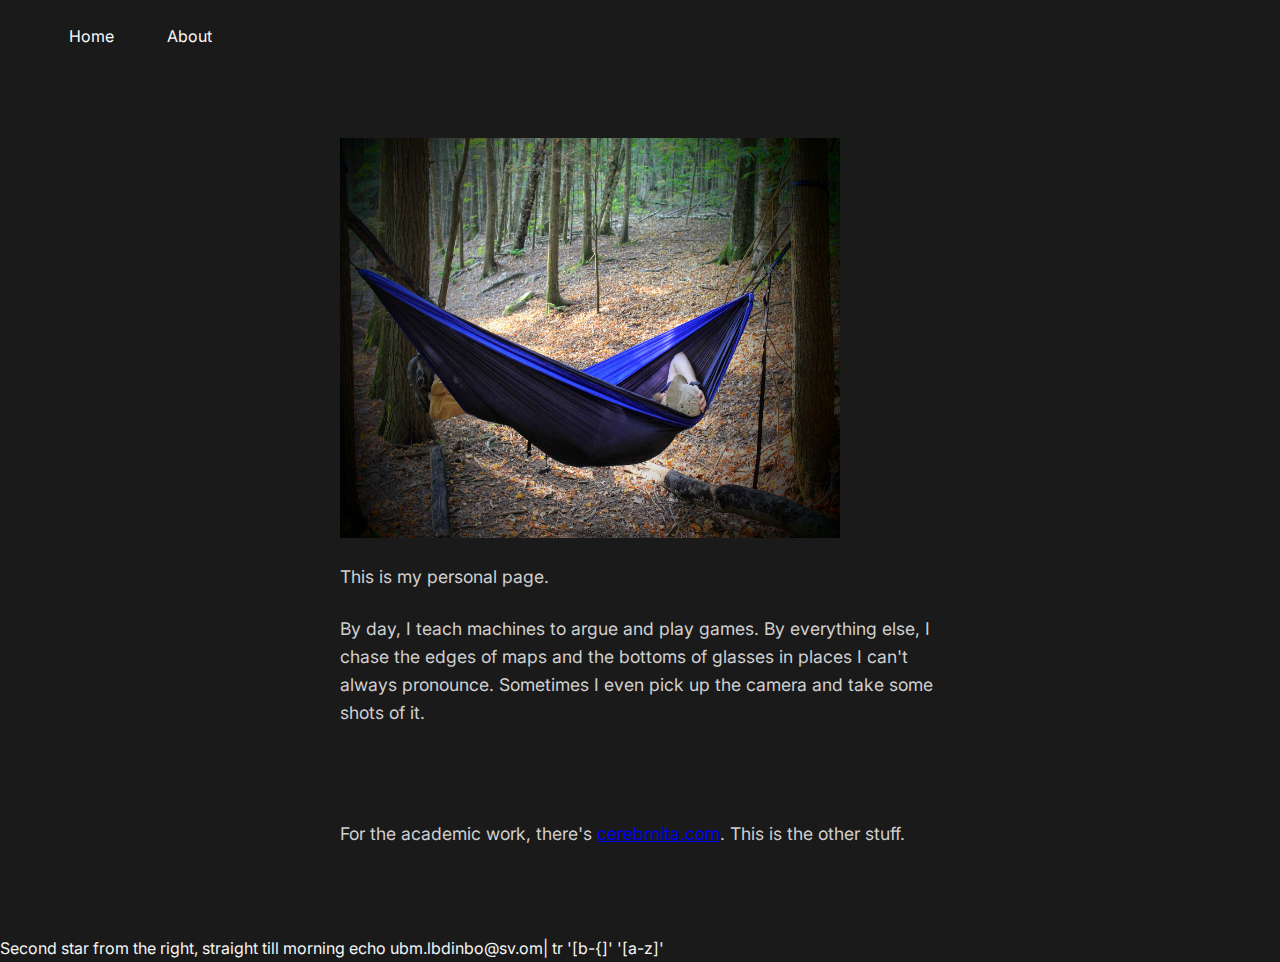
<file: index.html>
<!DOCTYPE html>
<html lang="en">

<head>
  <meta charset="UTF-8" />
  <meta name="viewport" content="width=device-width, initial-scale=1.0" />
  <title>Tal Kachman</title>
  <link rel="stylesheet" href="styles/style.css" />
  <link
    href="https://fonts.googleapis.com/css2?family=Cormorant+Garamond:ital,wght@0,300;0,400;0,500;1,300;1,400&family=Inter:wght@300;400&display=swap"
    rel="stylesheet">
</head>

<body>
  <div class="container">
    <header>
      <nav>
        <a href="index.html" class="active">Home</a>
        <a href="about.html">About</a>
      </nav>
    </header>

    <main class="landing">
      <div class="landing-content">
        <div class="profile-image">
          <img src="assets/photos/misc/profile1.JPG" alt="Tal Kachman" width="500" height="400>
        </div>
        <h1>Tal Kachman</h1>
        <div class=" divider">
        </div>
        <p class="intro">
          This is my personal page.
        </p>
        
        <p class="prose">
          By day, I teach machines to argue and play games. By everything else,
          I chase the edges of maps and the bottoms of glasses in places I can't always pronounce.
          Sometimes I even pick up the camera and take some shots of it.
        </p>


        <br></br>
          <p class="secondary">
            For the academic work, there's 
            <a href="https://www.cerebrnita.com">cerebrnita.com</a>.
            This is the other stuff.
          </p>
      </div>
    </main>

    <footer>
      <div class="footer-content">
        <span class="location">Second star from the right, straight till morning</span>
        <span class="contact">echo ubm.lbdinbo@sv.om| tr '[b-{]' '[a-z]'</span>
      </div>
    </footer>
  </div>
</body>

</html>
</file>
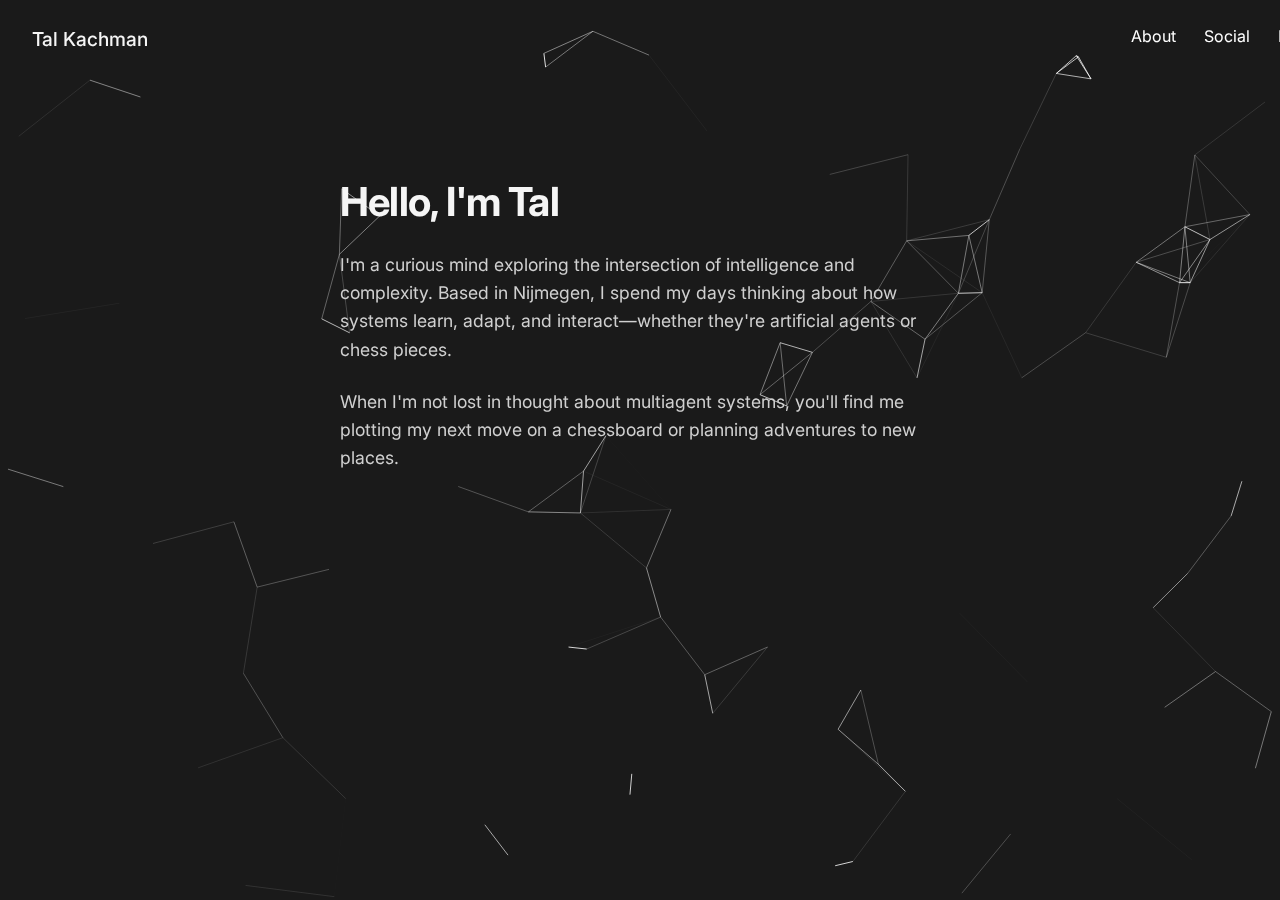
<file: my-personal-site-vibed/index.html>
<!DOCTYPE html>
<html lang="en">
<head>
  <meta charset="UTF-8" />
  <meta name="viewport" content="width=device-width, initial-scale=1.0" />
  <title>Tal Kachman</title>
  <link rel="stylesheet" href="styles/style.css" />
  <link href="https://fonts.googleapis.com/css2?family=Inter:wght@400;700&display=swap" rel="stylesheet">
</head>
<body>
  <canvas id="bg"></canvas>
  <header>
    <div class="name">Tal Kachman</div>
    <nav>
      <a href="index.html">About</a>
      <a href="social.html">Social</a>
      <!-- <a href="photos.html">Photos</a> -->
      <!-- <a href="travel.html">Travel</a> -->
      <a href="blog.html">Blog</a>
    </nav>
  </header>
  <main>
    <h1>Hello, I'm Tal</h1>
    <p>I'm a curious mind exploring the intersection of intelligence and complexity. Based in Nijmegen, I spend my days thinking about how systems learn, adapt, and interact—whether they're artificial agents or chess pieces.</p>
    <p>When I'm not lost in thought about multiagent systems, you'll find me plotting my next move on a chessboard or planning adventures to new places.</p>
  </main>
  <script src="scripts/network.js"></script>
</body>
</html>
</file>
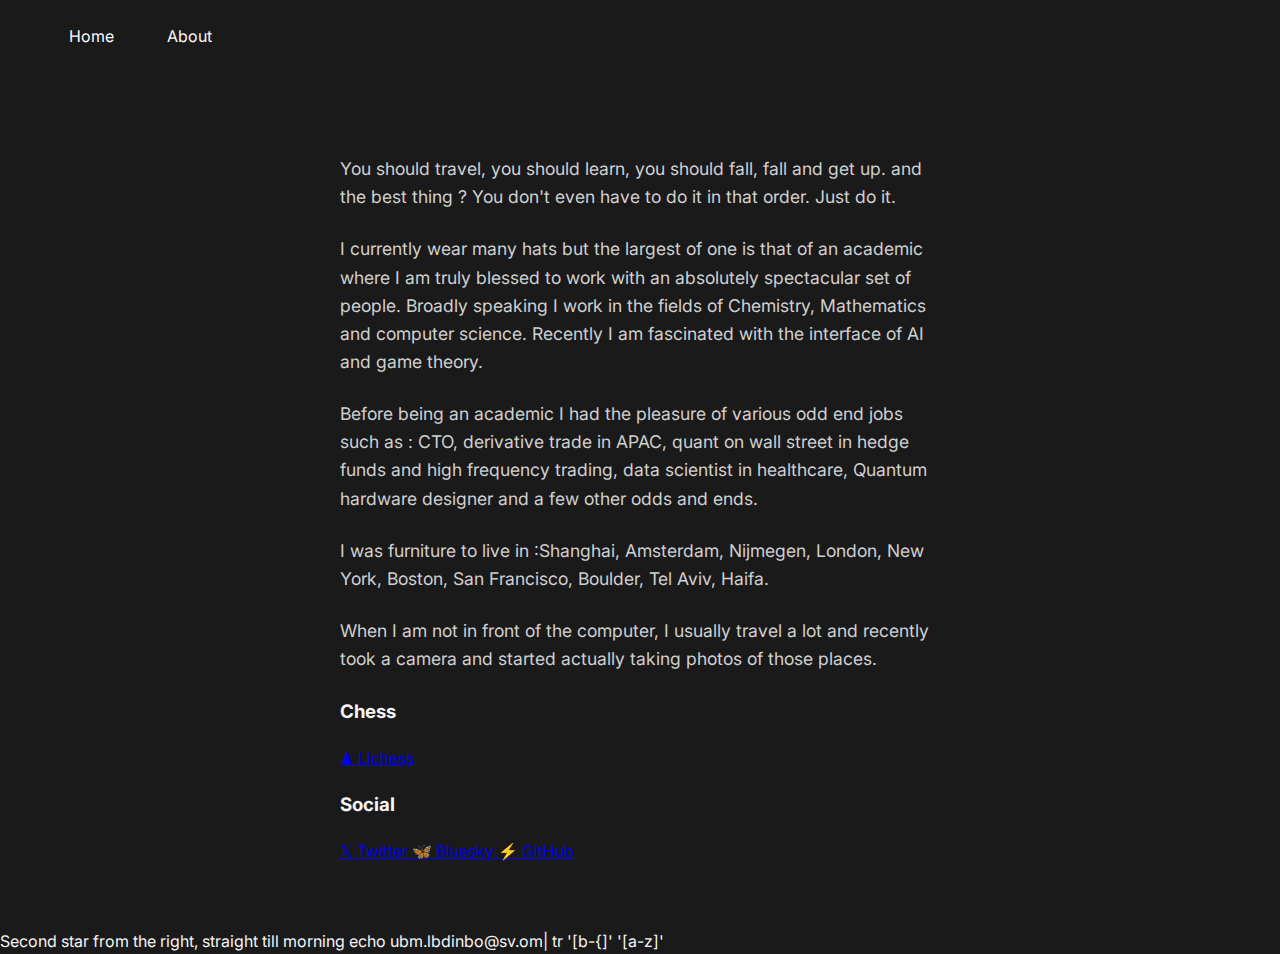
<file: about.html>
<!DOCTYPE html>
<html lang="en">

<head>
  <meta charset="UTF-8" />
  <meta name="viewport" content="width=device-width, initial-scale=1.0" />
  <title>About — Tal Kachman</title>
  <link rel="stylesheet" href="styles/style.css" />
  <link href="https://fonts.googleapis.com/css2?family=Cormorant+Garamond:ital,wght@0,300;0,400;0,500;1,300;1,400&family=Inter:wght@300;400&display=swap" rel="stylesheet">
</head>

<body>
  <div class="container">
    <header>
      <nav>
        <a href="index.html">Home</a>
        <a href="about.html" class="active">About</a>
      </nav>
    </header>

    <main>
      <!-- <h1>About</h1> -->
      <section class="about-content">
        <p>You should travel, you should learn, you should fall, fall and  get up.
          and the best thing ? You don't even have to do it in that order.
          Just do it.
        </p>
        <p>I currently wear many hats but the largest of one is that of an academic where I am truly blessed to work with an absolutely spectacular set of people. Broadly speaking I work in the fields of Chemistry, Mathematics and computer science. Recently I am fascinated with the interface of AI and game theory. 
</p>

        <p>Before being an academic I had the pleasure of various odd end jobs such as : CTO, derivative trade in APAC, quant on wall street in hedge funds and high frequency trading, data scientist in healthcare, Quantum hardware designer and a few other odds and ends.
</p>
        <p>I was furniture to live in :Shanghai, Amsterdam, Nijmegen, London, New York, Boston, San Francisco, Boulder, Tel Aviv, Haifa. 
</p>
<p>When I am not in front of the computer, I usually travel a lot and recently took a camera and started actually taking photos of those places.
</p>

        <div class="links-section">
          <h3>Chess</h3>
          <div class="link-items">
            <a href="https://lichess.org/@/Hawkins_entropy" target="_blank" rel="noopener noreferrer">
              <span class="link-icon">♟</span> Lichess
            </a>
          </div>
        </div>

        <div class="links-section">
          <h3>Social</h3>
          <div class="link-items">
            <a href="https://twitter.com/TalKachman" target="_blank" rel="noopener noreferrer">
              <span class="link-icon">𝕏</span> Twitter
            </a>
            <a href="https://bsky.app/profile/talkachman.bsky.social" target="_blank" rel="noopener noreferrer">
              <span class="link-icon">🦋</span> Bluesky
            </a>
            <a href="https://github.com/Talkachman" target="_blank" rel="noopener noreferrer">
              <span class="link-icon">⚡</span> GitHub
            </a>
          </div>
        </div>
      </section>
    </main>

    <footer>
      <div class="footer-content">
        <span class="location">Second star from the right, straight till morning</span>
        <span class="contact">echo ubm.lbdinbo@sv.om| tr '[b-{]' '[a-z]'</span>
      </div>
    </footer>
  </div>
</body>

</html>
</file>
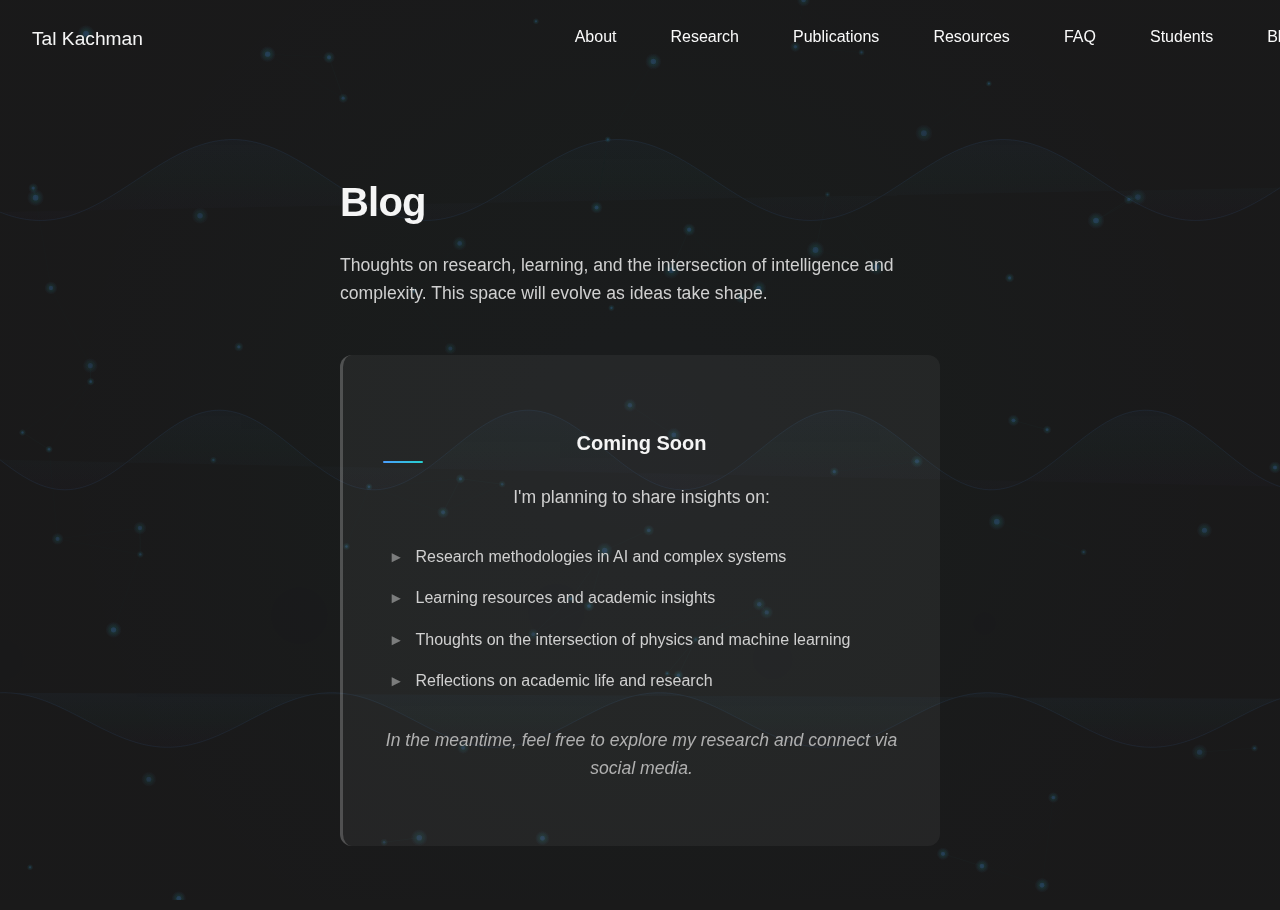
<file: blog.html>
<!DOCTYPE html>
<html>
<head>
  <title>Blog</title>
  <link rel="stylesheet" href="styles/style.css">
</head>
<body>
  <canvas id="bg"></canvas>
  <header>
    <div class="name">Tal Kachman</div>
    <nav>
      <a href="index.html">About</a>
      <a href="research.html">Research</a>
      <a href="publications.html">Publications</a>
      <a href="resources.html">Resources</a>
      <a href="faq.html">FAQ</a>
      <a href="prospective-students.html">Students</a>
      <!-- <a href="photos.html">Photos</a> -->
      <!-- <a href="travel.html">Travel</a> -->
      <a href="blog.html">Blog</a>
    </nav>
  </header>
  <main>
    <h1>Blog</h1>
    <p>Thoughts on research, learning, and the intersection of intelligence and complexity. This space will evolve as ideas take shape.</p>
    
    <div class="blog-placeholder">
      <div class="coming-soon">
        <h2>Coming Soon</h2>
        <p>I'm planning to share insights on:</p>
        <ul class="blog-topics">
          <li>Research methodologies in AI and complex systems</li>
          <li>Learning resources and academic insights</li>
          <li>Thoughts on the intersection of physics and machine learning</li>
          <li>Reflections on academic life and research</li>
        </ul>
        <p class="blog-note">In the meantime, feel free to explore my research and connect via social media.</p>
      </div>
    </div>
  </main>
  <script src="scripts/enhanced-bg.js"></script>
</body>
</html>
</file>
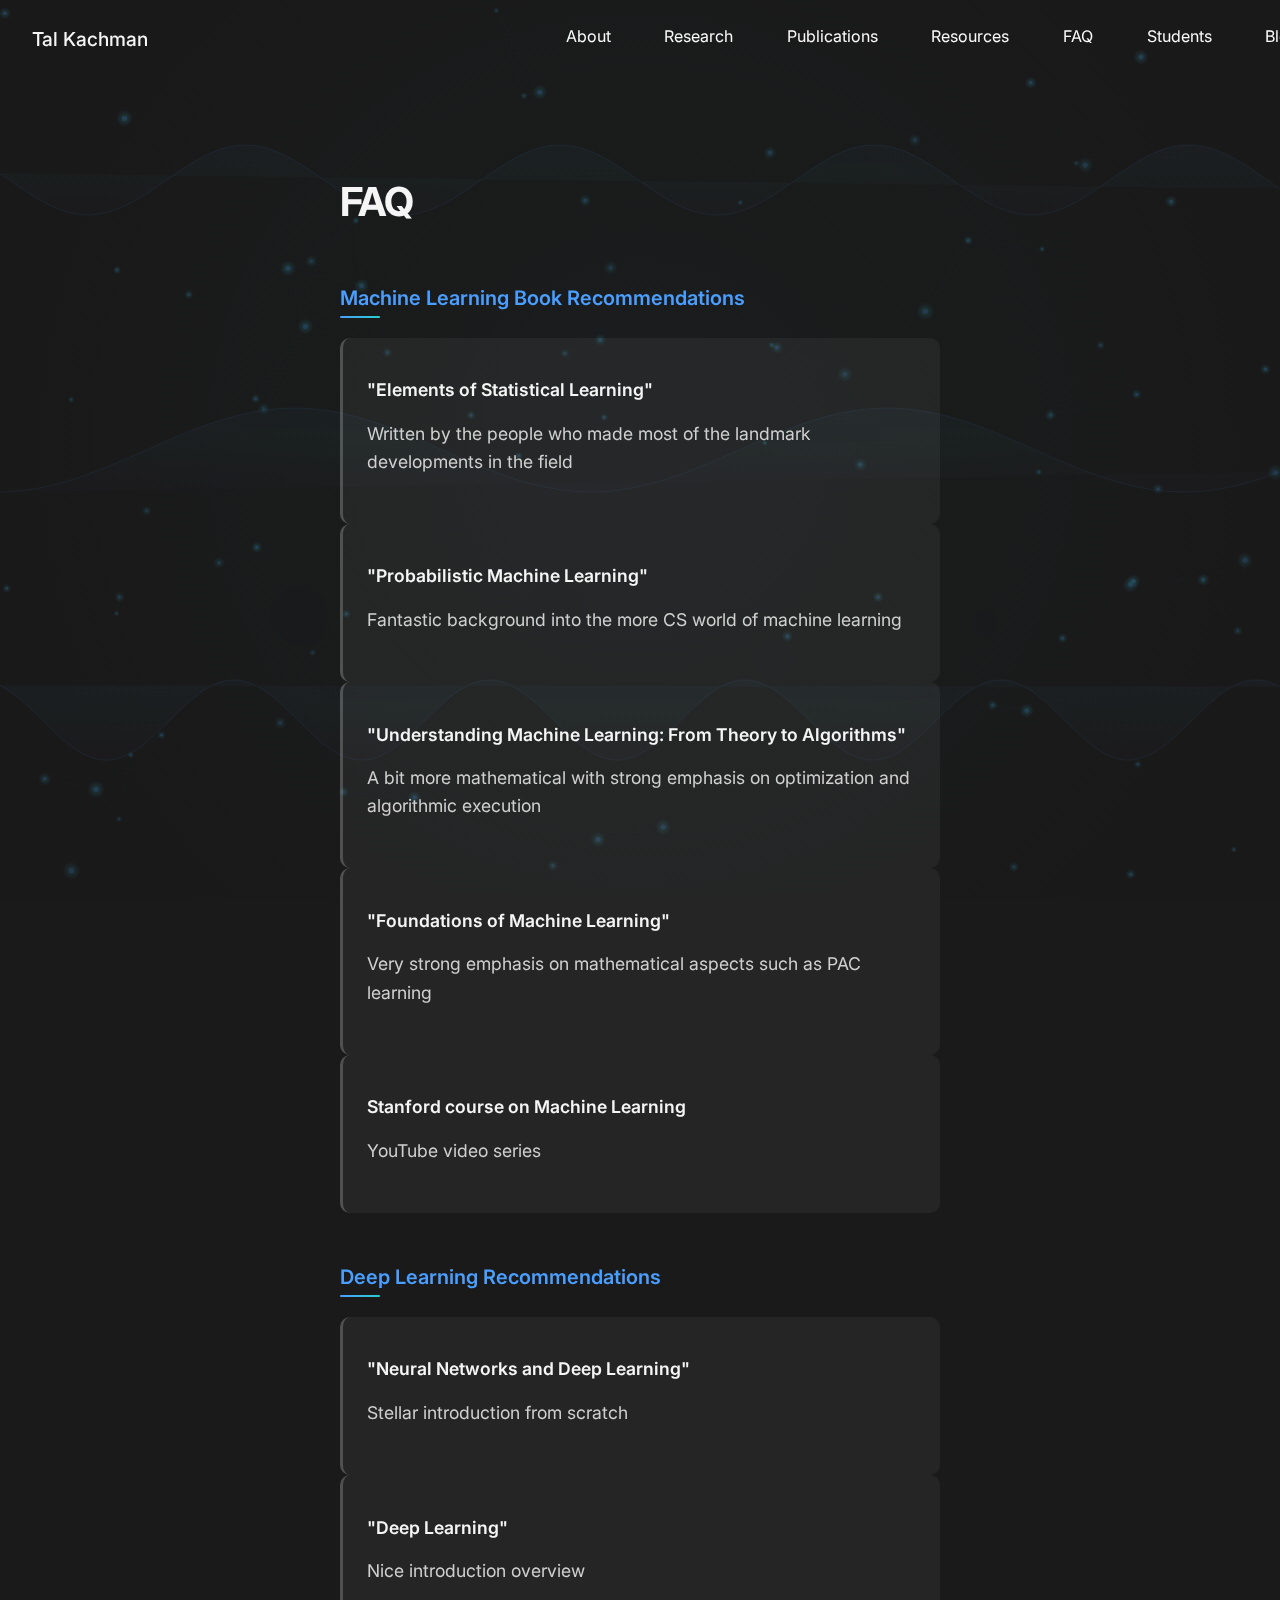
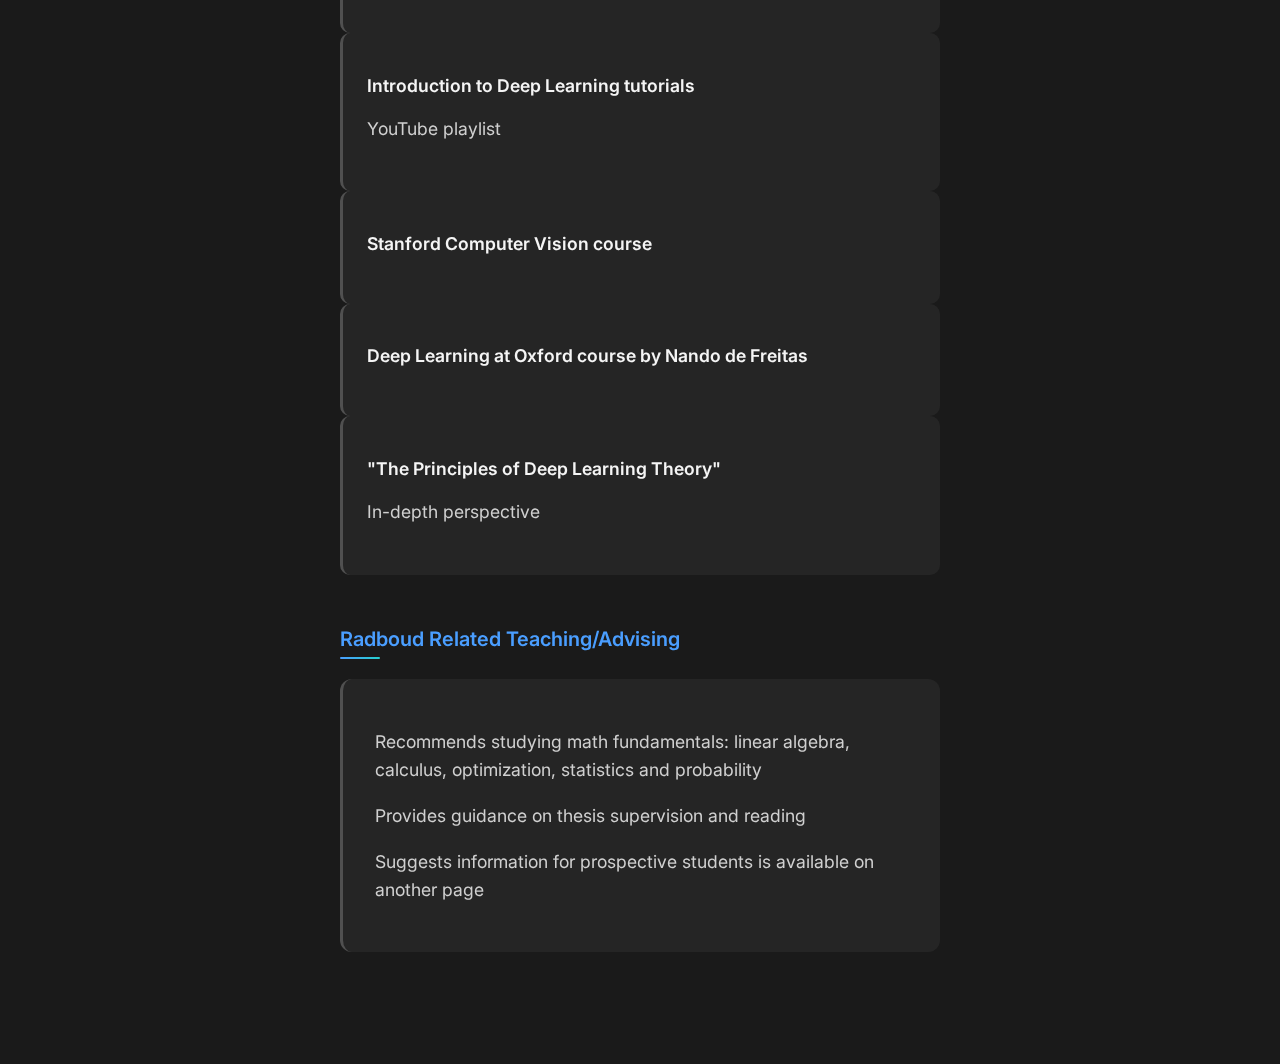
<file: faq.html>
<!DOCTYPE html>
<html lang="en">
<head>
  <meta charset="UTF-8" />
  <meta name="viewport" content="width=device-width, initial-scale=1.0" />
  <title>FAQ - Tal Kachman</title>
  <link rel="stylesheet" href="styles/style.css" />
  <link href="https://fonts.googleapis.com/css2?family=Inter:wght@400;700&display=swap" rel="stylesheet">
</head>
<body>
  <canvas id="bg"></canvas>
  <header>
    <div class="name">Tal Kachman</div>
    <nav>
      <a href="index.html">About</a>
      <a href="research.html">Research</a>
      <a href="publications.html">Publications</a>
      <a href="resources.html">Resources</a>
      <a href="faq.html">FAQ</a>
      <a href="prospective-students.html">Students</a>
      <!-- <a href="photos.html">Photos</a> -->
      <!-- <a href="travel.html">Travel</a> -->
      <a href="blog.html">Blog</a>
    </nav>
  </header>
  <main>
    <h1>FAQ</h1>
    
    <div class="faq-section">
      <h2>Machine Learning Book Recommendations</h2>
      <div class="book-list">
        <div class="book-item">
          <h3>"Elements of Statistical Learning"</h3>
          <p>Written by the people who made most of the landmark developments in the field</p>
        </div>
        
        <div class="book-item">
          <h3>"Probabilistic Machine Learning"</h3>
          <p>Fantastic background into the more CS world of machine learning</p>
        </div>
        
        <div class="book-item">
          <h3>"Understanding Machine Learning: From Theory to Algorithms"</h3>
          <p>A bit more mathematical with strong emphasis on optimization and algorithmic execution</p>
        </div>
        
        <div class="book-item">
          <h3>"Foundations of Machine Learning"</h3>
          <p>Very strong emphasis on mathematical aspects such as PAC learning</p>
        </div>
        
        <div class="book-item">
          <h3>Stanford course on Machine Learning</h3>
          <p>YouTube video series</p>
        </div>
      </div>
    </div>
    
    <div class="faq-section">
      <h2>Deep Learning Recommendations</h2>
      <div class="book-list">
        <div class="book-item">
          <h3>"Neural Networks and Deep Learning"</h3>
          <p>Stellar introduction from scratch</p>
        </div>
        
        <div class="book-item">
          <h3>"Deep Learning"</h3>
          <p>Nice introduction overview</p>
        </div>
        
        <div class="book-item">
          <h3>Introduction to Deep Learning tutorials</h3>
          <p>YouTube playlist</p>
        </div>
        
        <div class="book-item">
          <h3>Stanford Computer Vision course</h3>
          <p></p>
        </div>
        
        <div class="book-item">
          <h3>Deep Learning at Oxford course by Nando de Freitas</h3>
          <p></p>
        </div>
        
        <div class="book-item">
          <h3>"The Principles of Deep Learning Theory"</h3>
          <p>In-depth perspective</p>
        </div>
      </div>
    </div>
    
    <div class="faq-section">
      <h2>Radboud Related Teaching/Advising</h2>
      <div class="teaching-info">
        <p>Recommends studying math fundamentals: linear algebra, calculus, optimization, statistics and probability</p>
        <p>Provides guidance on thesis supervision and reading</p>
        <p>Suggests information for prospective students is available on another page</p>
      </div>
    </div>
  </main>
  <script src="scripts/enhanced-bg.js"></script>
</body>
</html>
</file>
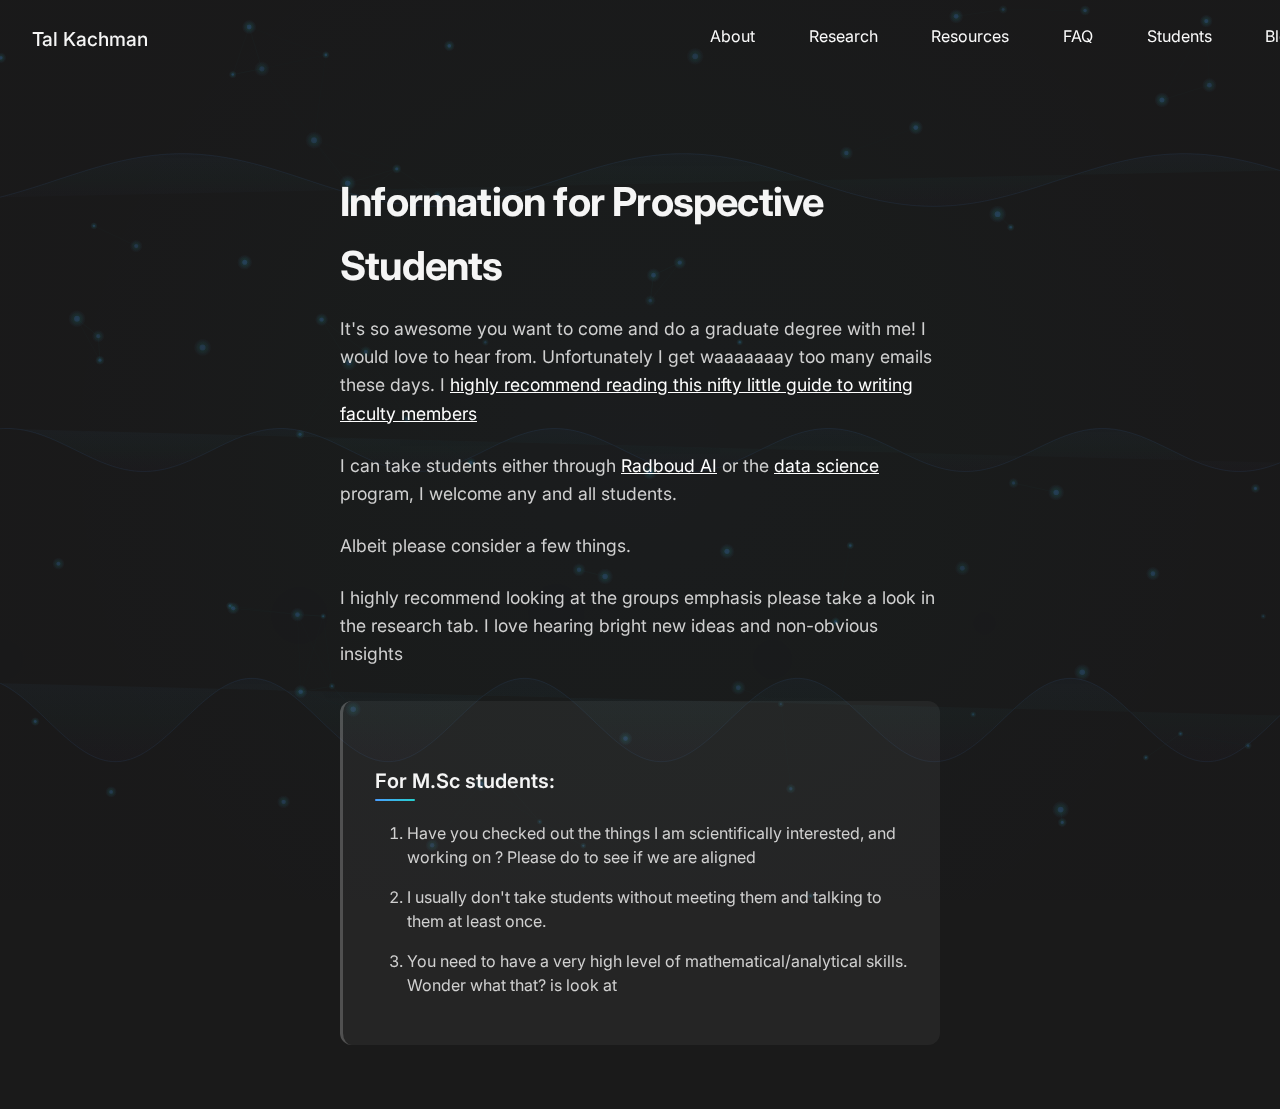
<file: prospective-students.html>
<!DOCTYPE html>
<html lang="en">
<head>
  <meta charset="UTF-8" />
  <meta name="viewport" content="width=device-width, initial-scale=1.0" />
  <title>Information for Prospective Students - Tal Kachman</title>
  <link rel="stylesheet" href="styles/style.css" />
  <link href="https://fonts.googleapis.com/css2?family=Inter:wght@400;700&display=swap" rel="stylesheet">
</head>
<body>
  <canvas id="bg"></canvas>
  <header>
    <div class="name">Tal Kachman</div>
    <nav>
      <a href="index.html">About</a>
      <a href="research.html">Research</a>
      <!-- <a href="publications.html">Publications</a> -->
      <a href="resources.html">Resources</a>
      <a href="faq.html">FAQ</a>
      <a href="prospective-students.html">Students</a>
      <!-- <a href="photos.html">Photos</a> -->
      <!-- <a href="travel.html">Travel</a> -->
      <a href="blog.html">Blog</a>
    </nav>
  </header>
  <main>
    <h1>Information for Prospective Students</h1>
    
    <div class="student-content">
      <p>It's so awesome you want to come and do a graduate degree with me! I would love to hear from. Unfortunately I get waaaaaaay too many emails these days. I <a href="https://byrslf.co/how-to-get-a-busy-person-to-respond-to-your-email-52e5d4d69671" target="_blank">highly recommend reading this nifty little guide to writing faculty members</a></p>
      
      <p>I can take students either through <a href="https://www.ru.nl/courseguides/socsci/master/artificial-intelligence/" target="_blank">Radboud AI</a> or the <a href="https://www.ru.nl/en/education/masters/data-science" target="_blank">data science</a> program, I welcome any and all students.</p>
      
      <p>Albeit please consider a few things.</p>
      
      <p>I highly recommend looking at the groups emphasis please take a look in the research tab. I love hearing bright new ideas and non-obvious insights</p>
      
      <div class="requirements-section">
        <h2>For M.Sc students:</h2>
        <ol class="student-requirements">
          <li>Have you checked out the things I am scientifically interested, and working on ? Please do to see if we are aligned</li>
          <li>I usually don't take students without meeting them and talking to them at least once.</li>
          <li>You need to have a very high level of mathematical/analytical skills. Wonder what that? is look at</li>
        </ol>
      </div>
    </div>
  </main>
  <script src="scripts/enhanced-bg.js"></script>
</body>
</html>
</file>
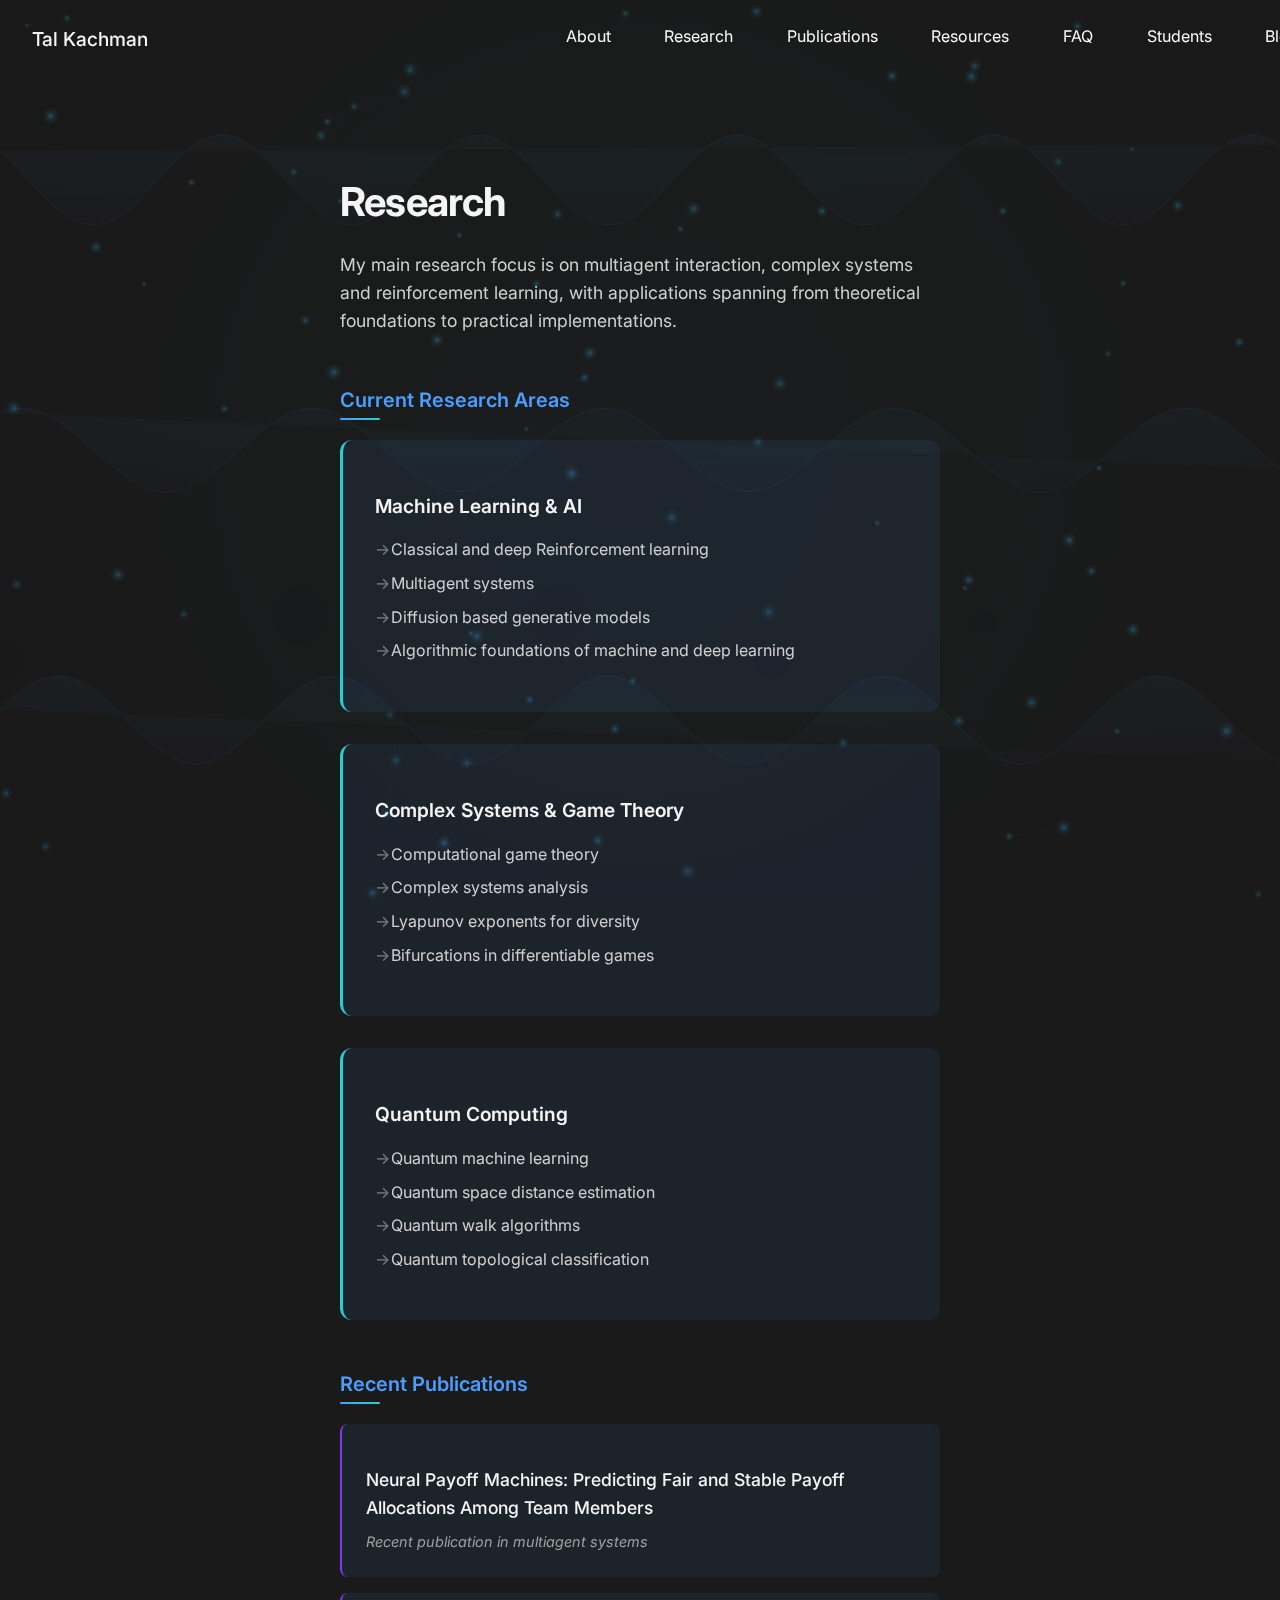
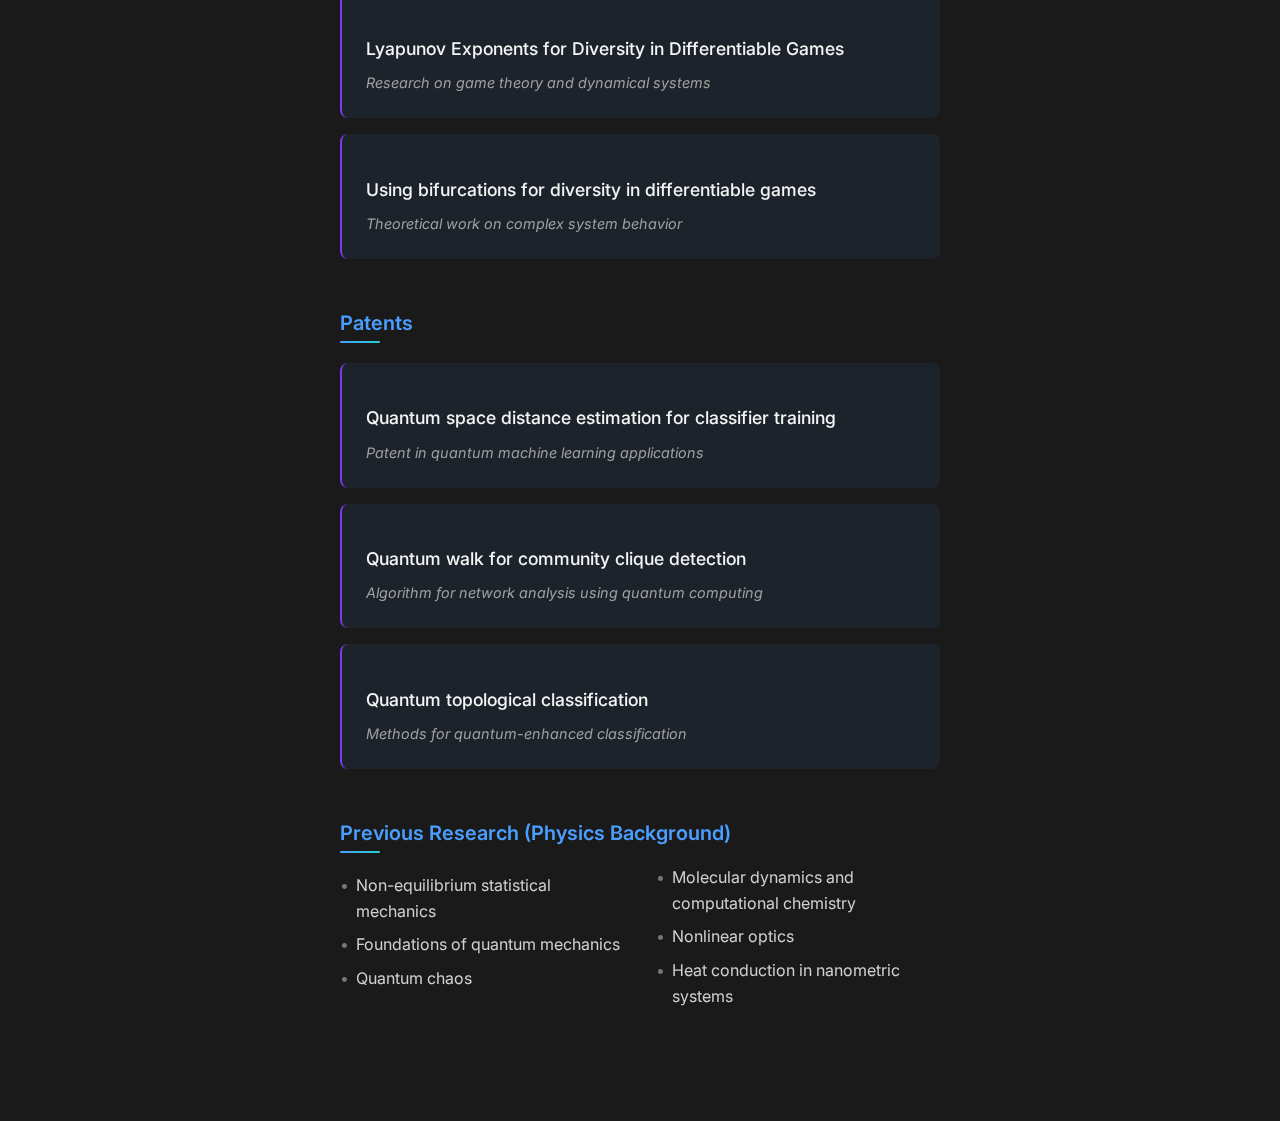
<file: research.html>
<!DOCTYPE html>
<html lang="en">
<head>
  <meta charset="UTF-8" />
  <meta name="viewport" content="width=device-width, initial-scale=1.0" />
  <title>Research - Tal Kachman</title>
  <link rel="stylesheet" href="styles/style.css" />
  <link href="https://fonts.googleapis.com/css2?family=Inter:wght@400;700&display=swap" rel="stylesheet">
</head>
<body>
  <canvas id="bg"></canvas>
  <header>
    <div class="name">Tal Kachman</div>
    <nav>
      <a href="index.html">About</a>
      <a href="research.html">Research</a>
      <a href="publications.html">Publications</a>
      <a href="resources.html">Resources</a>
      <a href="faq.html">FAQ</a>
      <a href="prospective-students.html">Students</a>
      <!-- <a href="photos.html">Photos</a> -->
      <!-- <a href="travel.html">Travel</a> -->
      <a href="blog.html">Blog</a>
    </nav>
  </header>
  <main>
    <h1>Research</h1>
    <p>My main research focus is on multiagent interaction, complex systems and reinforcement learning, with applications spanning from theoretical foundations to practical implementations.</p>
    
    <div class="research-section">
      <h2>Current Research Areas</h2>
      <div class="research-grid">
        <div class="research-item">
          <h3>Machine Learning & AI</h3>
          <ul>
            <li>Classical and deep Reinforcement learning</li>
            <li>Multiagent systems</li>
            <li>Diffusion based generative models</li>
            <li>Algorithmic foundations of machine and deep learning</li>
          </ul>
        </div>
        
        <div class="research-item">
          <h3>Complex Systems & Game Theory</h3>
          <ul>
            <li>Computational game theory</li>
            <li>Complex systems analysis</li>
            <li>Lyapunov exponents for diversity</li>
            <li>Bifurcations in differentiable games</li>
          </ul>
        </div>
        
        <div class="research-item">
          <h3>Quantum Computing</h3>
          <ul>
            <li>Quantum machine learning</li>
            <li>Quantum space distance estimation</li>
            <li>Quantum walk algorithms</li>
            <li>Quantum topological classification</li>
          </ul>
        </div>
      </div>
    </div>
    
    <div class="research-section">
      <h2>Recent Publications</h2>
      <div class="publications">
        <div class="publication">
          <h3>Neural Payoff Machines: Predicting Fair and Stable Payoff Allocations Among Team Members</h3>
          <p class="publication-meta">Recent publication in multiagent systems</p>
        </div>
        
        <div class="publication">
          <h3>Lyapunov Exponents for Diversity in Differentiable Games</h3>
          <p class="publication-meta">Research on game theory and dynamical systems</p>
        </div>
        
        <div class="publication">
          <h3>Using bifurcations for diversity in differentiable games</h3>
          <p class="publication-meta">Theoretical work on complex system behavior</p>
        </div>
      </div>
    </div>
    
    <div class="research-section">
      <h2>Patents</h2>
      <div class="patents">
        <div class="patent">
          <h3>Quantum space distance estimation for classifier training</h3>
          <p class="patent-meta">Patent in quantum machine learning applications</p>
        </div>
        
        <div class="patent">
          <h3>Quantum walk for community clique detection</h3>
          <p class="patent-meta">Algorithm for network analysis using quantum computing</p>
        </div>
        
        <div class="patent">
          <h3>Quantum topological classification</h3>
          <p class="patent-meta">Methods for quantum-enhanced classification</p>
        </div>
      </div>
    </div>
    
    <div class="research-section">
      <h2>Previous Research (Physics Background)</h2>
      <div class="physics-research">
        <ul>
          <li>Non-equilibrium statistical mechanics</li>
          <li>Foundations of quantum mechanics</li>
          <li>Quantum chaos</li>
          <li>Molecular dynamics and computational chemistry</li>
          <li>Nonlinear optics</li>
          <li>Heat conduction in nanometric systems</li>
        </ul>
      </div>
    </div>
  </main>
  <script src="scripts/enhanced-bg.js"></script>
</body>
</html>
</file>
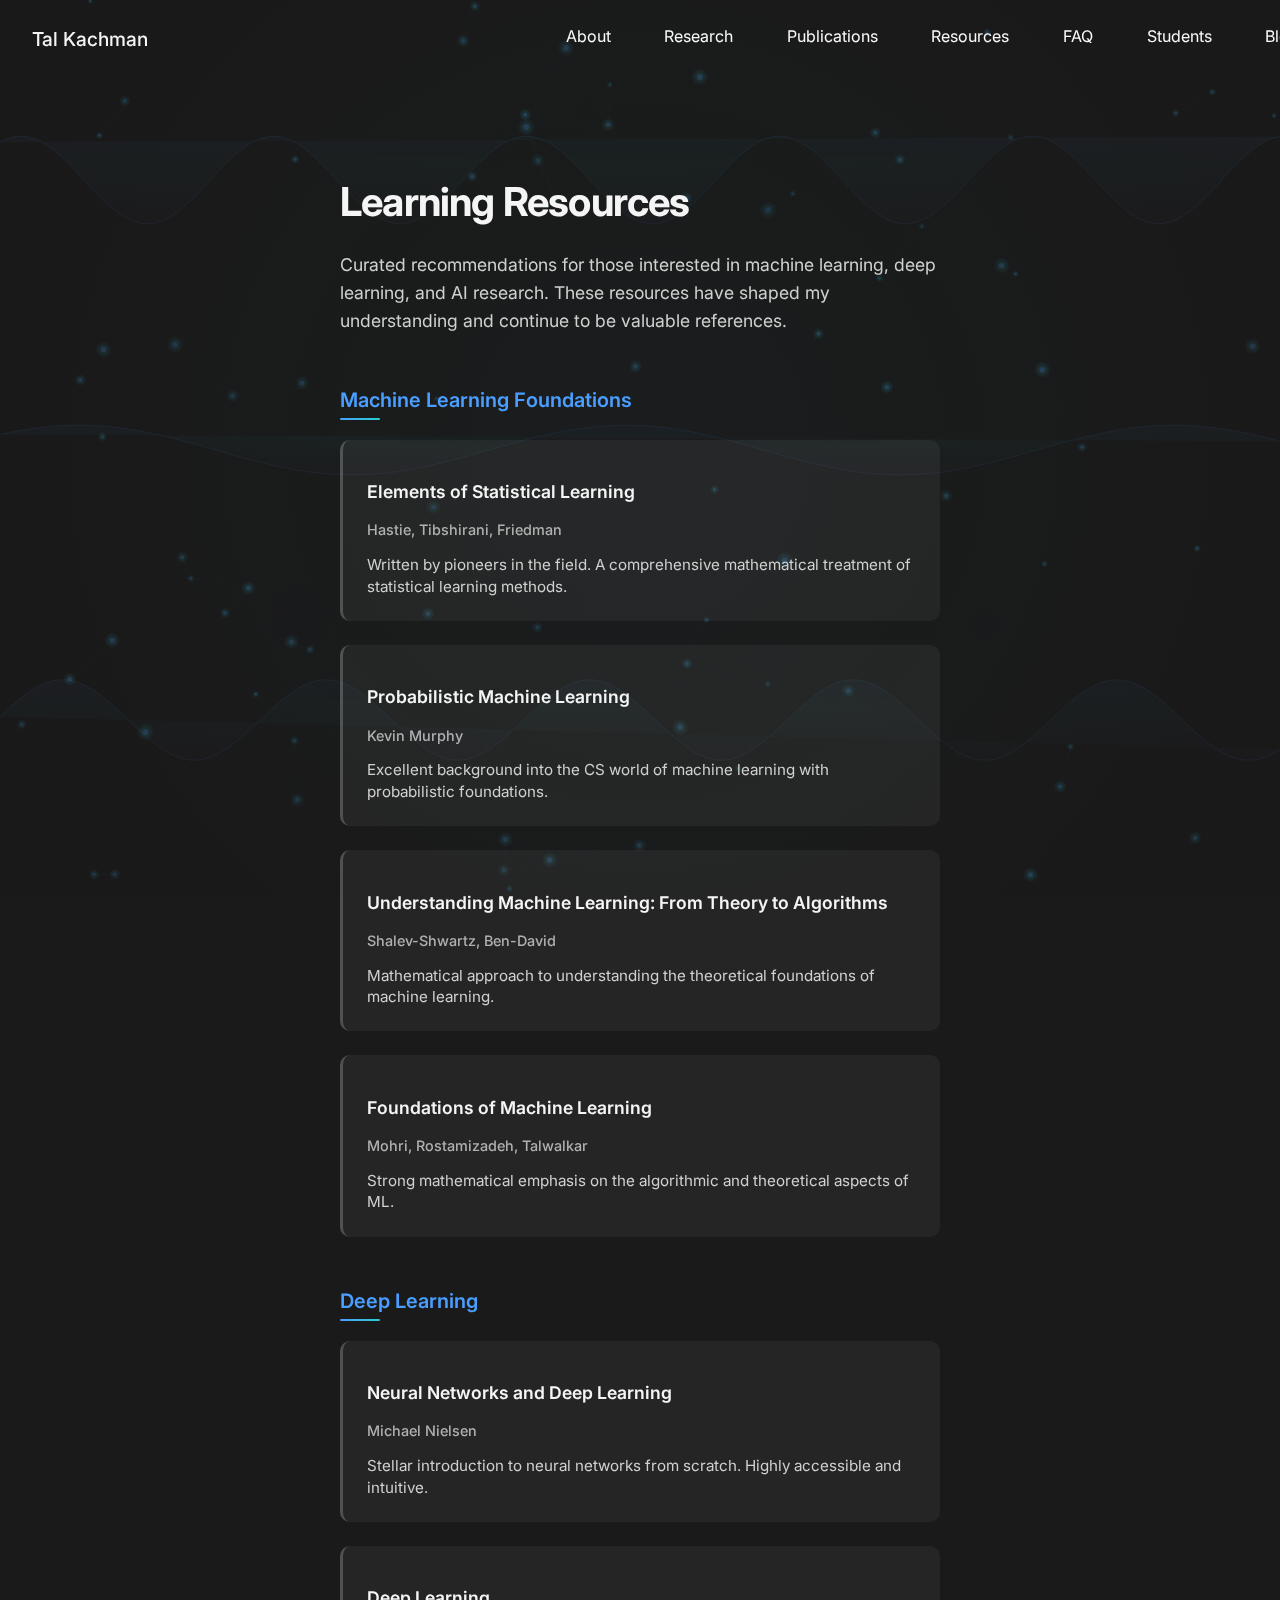
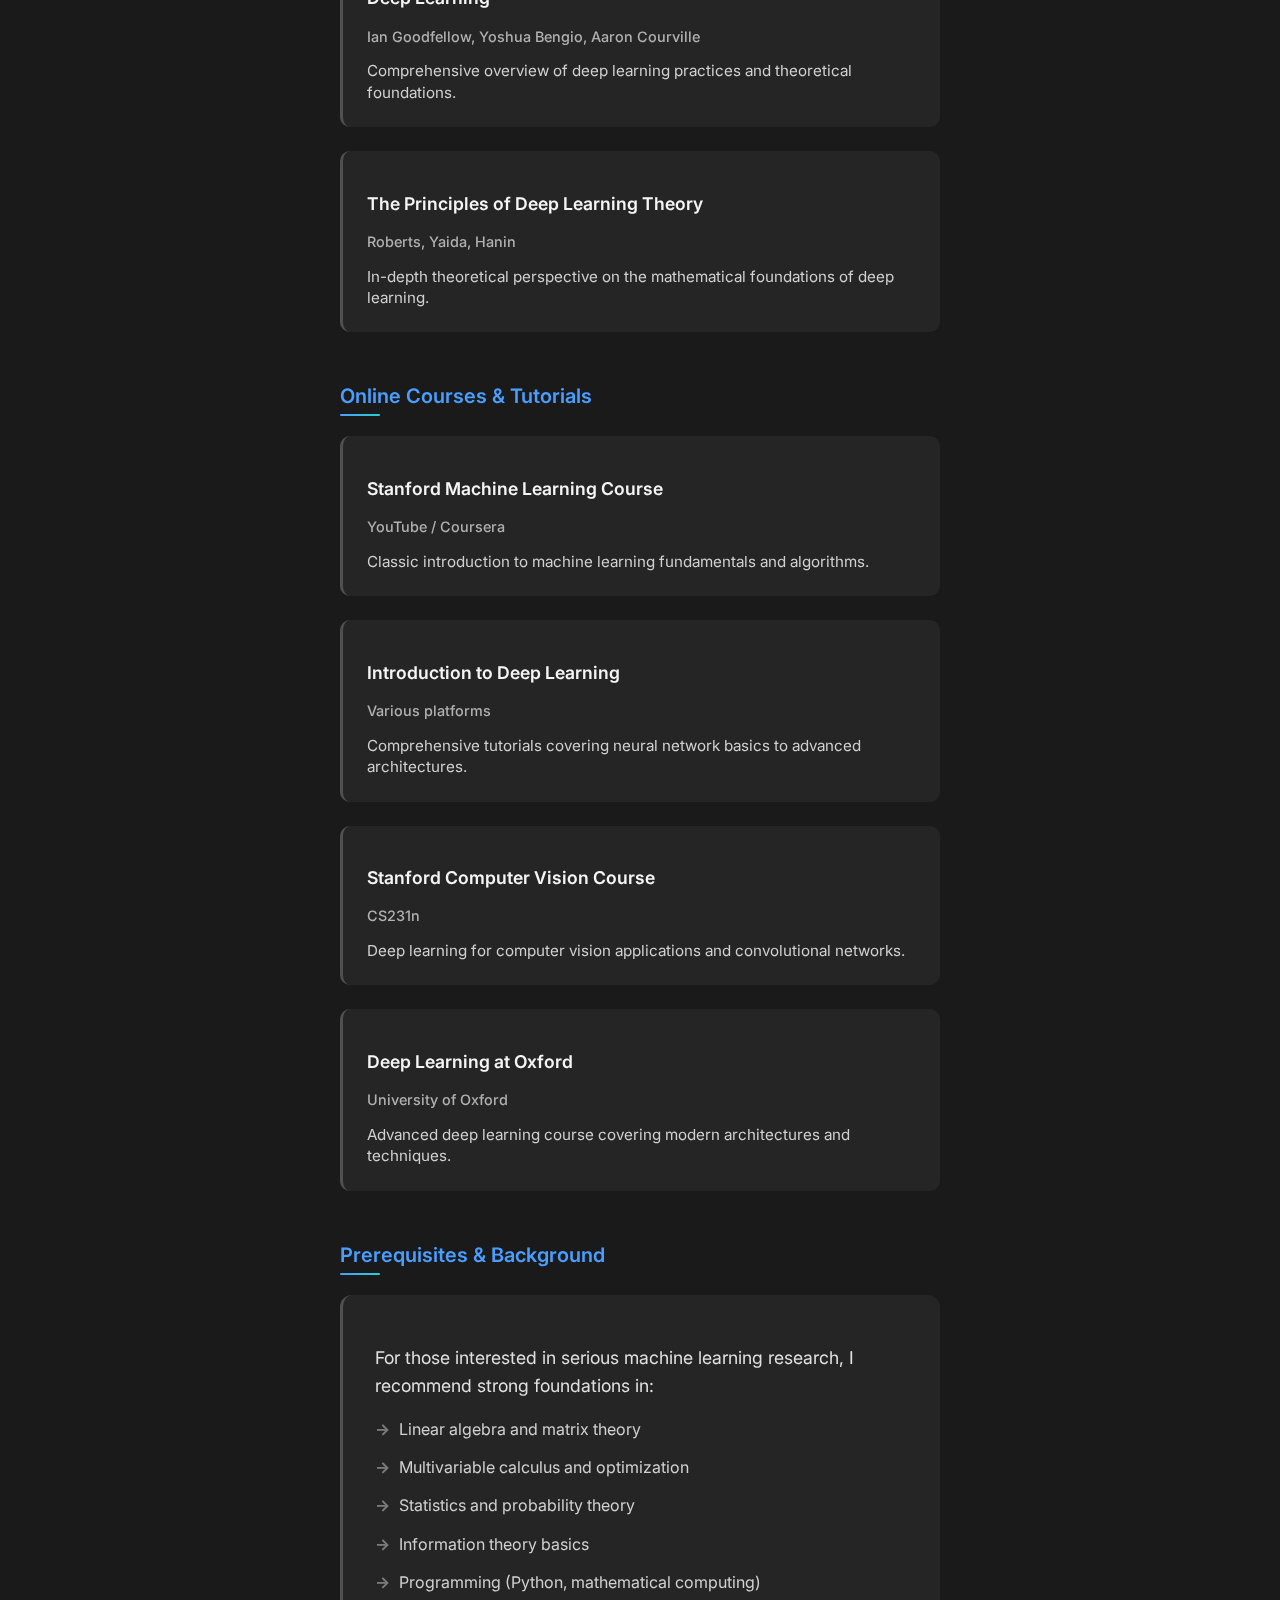
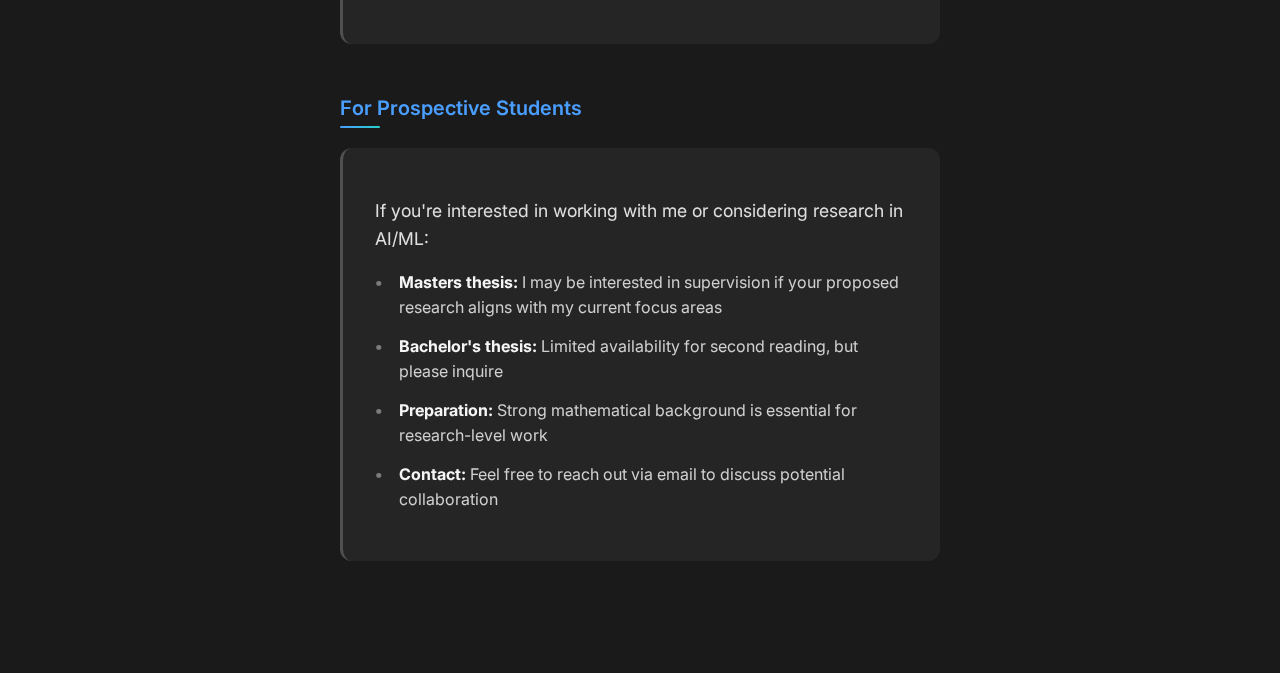
<file: resources.html>
<!DOCTYPE html>
<html lang="en">
<head>
  <meta charset="UTF-8" />
  <meta name="viewport" content="width=device-width, initial-scale=1.0" />
  <title>Learning Resources - Tal Kachman</title>
  <link rel="stylesheet" href="styles/style.css" />
  <link href="https://fonts.googleapis.com/css2?family=Inter:wght@400;700&display=swap" rel="stylesheet">
</head>
<body>
  <canvas id="bg"></canvas>
  <header>
    <div class="name">Tal Kachman</div>
    <nav>
      <a href="index.html">About</a>
      <a href="research.html">Research</a>
      <a href="publications.html">Publications</a>
      <a href="resources.html">Resources</a>
      <a href="faq.html">FAQ</a>
      <a href="prospective-students.html">Students</a>
      <!-- <a href="photos.html">Photos</a> -->
      <!-- <a href="travel.html">Travel</a> -->
      <a href="blog.html">Blog</a>
    </nav>
  </header>
  <main>
    <h1>Learning Resources</h1>
    <p>Curated recommendations for those interested in machine learning, deep learning, and AI research. These resources have shaped my understanding and continue to be valuable references.</p>
    
    <div class="resources-section">
      <h2>Machine Learning Foundations</h2>
      <div class="book-grid">
        <div class="book-item">
          <h3>Elements of Statistical Learning</h3>
          <p class="book-authors">Hastie, Tibshirani, Friedman</p>
          <p class="book-description">Written by pioneers in the field. A comprehensive mathematical treatment of statistical learning methods.</p>
        </div>
        
        <div class="book-item">
          <h3>Probabilistic Machine Learning</h3>
          <p class="book-authors">Kevin Murphy</p>
          <p class="book-description">Excellent background into the CS world of machine learning with probabilistic foundations.</p>
        </div>
        
        <div class="book-item">
          <h3>Understanding Machine Learning: From Theory to Algorithms</h3>
          <p class="book-authors">Shalev-Shwartz, Ben-David</p>
          <p class="book-description">Mathematical approach to understanding the theoretical foundations of machine learning.</p>
        </div>
        
        <div class="book-item">
          <h3>Foundations of Machine Learning</h3>
          <p class="book-authors">Mohri, Rostamizadeh, Talwalkar</p>
          <p class="book-description">Strong mathematical emphasis on the algorithmic and theoretical aspects of ML.</p>
        </div>
      </div>
    </div>
    
    <div class="resources-section">
      <h2>Deep Learning</h2>
      <div class="book-grid">
        <div class="book-item">
          <h3>Neural Networks and Deep Learning</h3>
          <p class="book-authors">Michael Nielsen</p>
          <p class="book-description">Stellar introduction to neural networks from scratch. Highly accessible and intuitive.</p>
        </div>
        
        <div class="book-item">
          <h3>Deep Learning</h3>
          <p class="book-authors">Ian Goodfellow, Yoshua Bengio, Aaron Courville</p>
          <p class="book-description">Comprehensive overview of deep learning practices and theoretical foundations.</p>
        </div>
        
        <div class="book-item">
          <h3>The Principles of Deep Learning Theory</h3>
          <p class="book-authors">Roberts, Yaida, Hanin</p>
          <p class="book-description">In-depth theoretical perspective on the mathematical foundations of deep learning.</p>
        </div>
      </div>
    </div>
    
    <div class="resources-section">
      <h2>Online Courses & Tutorials</h2>
      <div class="course-list">
        <div class="course-item">
          <h3>Stanford Machine Learning Course</h3>
          <p class="course-platform">YouTube / Coursera</p>
          <p class="course-description">Classic introduction to machine learning fundamentals and algorithms.</p>
        </div>
        
        <div class="course-item">
          <h3>Introduction to Deep Learning</h3>
          <p class="course-platform">Various platforms</p>
          <p class="course-description">Comprehensive tutorials covering neural network basics to advanced architectures.</p>
        </div>
        
        <div class="course-item">
          <h3>Stanford Computer Vision Course</h3>
          <p class="course-platform">CS231n</p>
          <p class="course-description">Deep learning for computer vision applications and convolutional networks.</p>
        </div>
        
        <div class="course-item">
          <h3>Deep Learning at Oxford</h3>
          <p class="course-platform">University of Oxford</p>
          <p class="course-description">Advanced deep learning course covering modern architectures and techniques.</p>
        </div>
      </div>
    </div>
    
    <div class="resources-section">
      <h2>Prerequisites & Background</h2>
      <div class="prerequisites">
        <p>For those interested in serious machine learning research, I recommend strong foundations in:</p>
        <ul class="prereq-list">
          <li>Linear algebra and matrix theory</li>
          <li>Multivariable calculus and optimization</li>
          <li>Statistics and probability theory</li>
          <li>Information theory basics</li>
          <li>Programming (Python, mathematical computing)</li>
        </ul>
      </div>
    </div>
    
    <div class="resources-section">
      <h2>For Prospective Students</h2>
      <div class="student-info">
        <p>If you're interested in working with me or considering research in AI/ML:</p>
        <ul class="student-list">
          <li><strong>Masters thesis:</strong> I may be interested in supervision if your proposed research aligns with my current focus areas</li>
          <li><strong>Bachelor's thesis:</strong> Limited availability for second reading, but please inquire</li>
          <li><strong>Preparation:</strong> Strong mathematical background is essential for research-level work</li>
          <li><strong>Contact:</strong> Feel free to reach out via email to discuss potential collaboration</li>
        </ul>
      </div>
    </div>
  </main>
  <script src="scripts/enhanced-bg.js"></script>
</body>
</html>
</file>
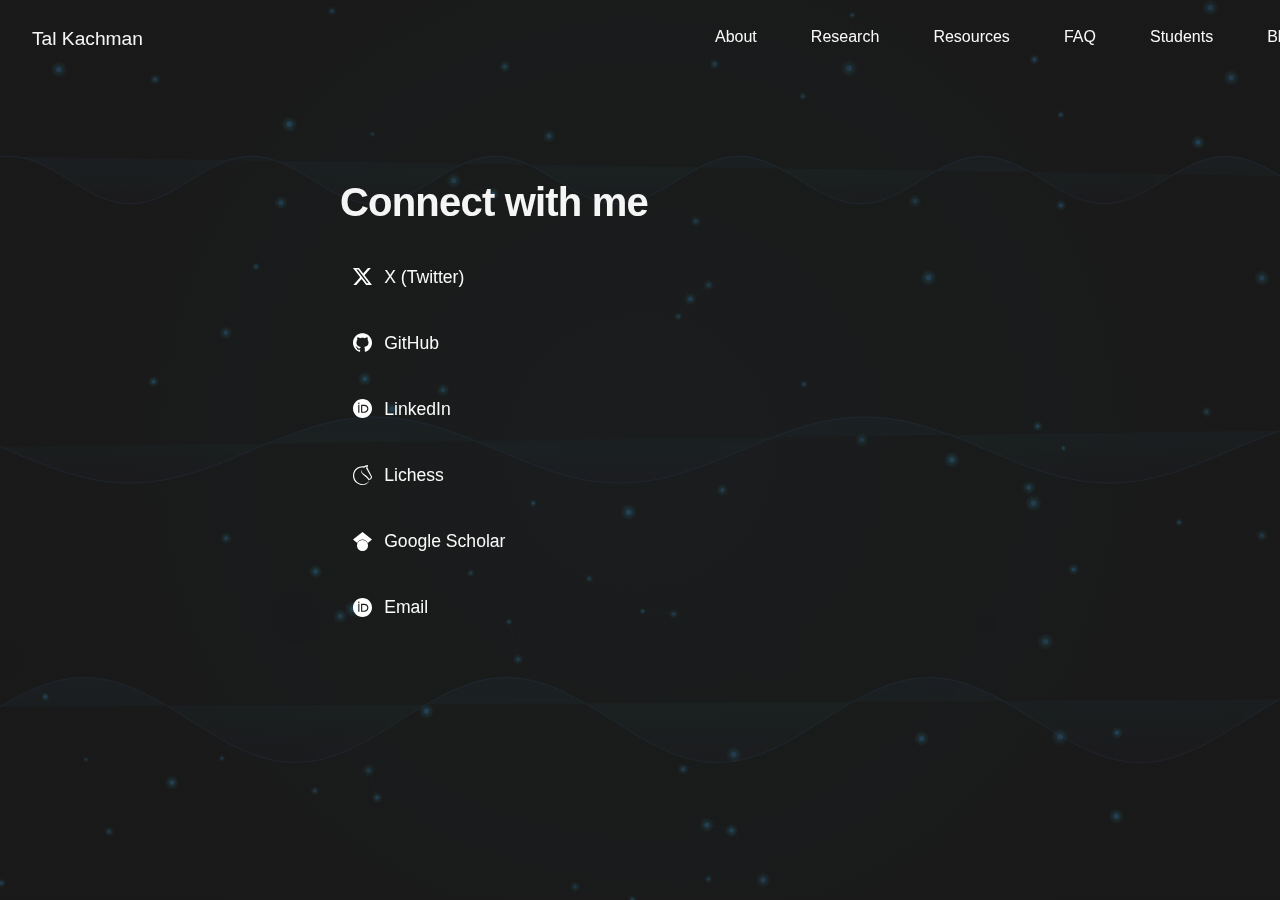
<file: social.html>
<!DOCTYPE html>
<html>
<head>
  <title>Social & Links</title>
  <link rel="stylesheet" href="styles/style.css">
</head>
<body>
  <canvas id="bg"></canvas>
  <header>
    <div class="name">Tal Kachman</div>
    <nav>
      <a href="index.html">About</a>
      <a href="research.html">Research</a>
      <!-- <a href="publications.html">Publications</a> -->
      <a href="resources.html">Resources</a>
      <a href="faq.html">FAQ</a>
      <a href="prospective-students.html">Students</a>
      <!-- <a href="photos.html">Photos</a> -->
      <!-- <a href="travel.html">Travel</a> -->
      <a href="blog.html">Blog</a>
    </nav>
  </header>
  <main>
    <h1>Connect with me</h1>
    <ul class="social-icons">
      <li>
        <a href="https://twitter.com/TalKachman" target="_blank">
          <img src="assets/icons/x.svg" alt="X (Twitter)" class="social-icon">
          <span>X (Twitter)</span>
        </a>
      </li>
      <li>
        <a href="https://github.com/TalKachman" target="_blank">
          <img src="assets/icons/github.svg" alt="GitHub" class="social-icon">
          <span>GitHub</span>
        </a>
      </li>
      <li>
        <a href="https://www.linkedin.com/in/tal-kachman/" target="_blank">
          <img src="assets/icons/orcid.svg" alt="LinkedIn" class="social-icon">
          <span>LinkedIn</span>
        </a>
      </li>
      <li>
        <a href="https://lichess.org/@/Hawkins_entropy" target="_blank">
          <img src="assets/icons/lichess.svg" alt="Lichess" class="social-icon">
          <span>Lichess</span>
        </a>
      </li>
      <li>
        <a href="https://scholar.google.com/citations?user=YOUR_SCHOLAR_ID" target="_blank">
          <img src="assets/icons/googlescholar.svg" alt="Google Scholar" class="social-icon">
          <span>Google Scholar</span>
        </a>
      </li>
      <li>
        <a href="mailto:tal.kachman@ru.nl" target="_blank">
          <img src="assets/icons/orcid.svg" alt="Email" class="social-icon">
          <span>Email</span>
        </a>
      </li>
    </ul>
  </main>
  <script src="scripts/enhanced-bg.js"></script>
</body>
</html>
</file>
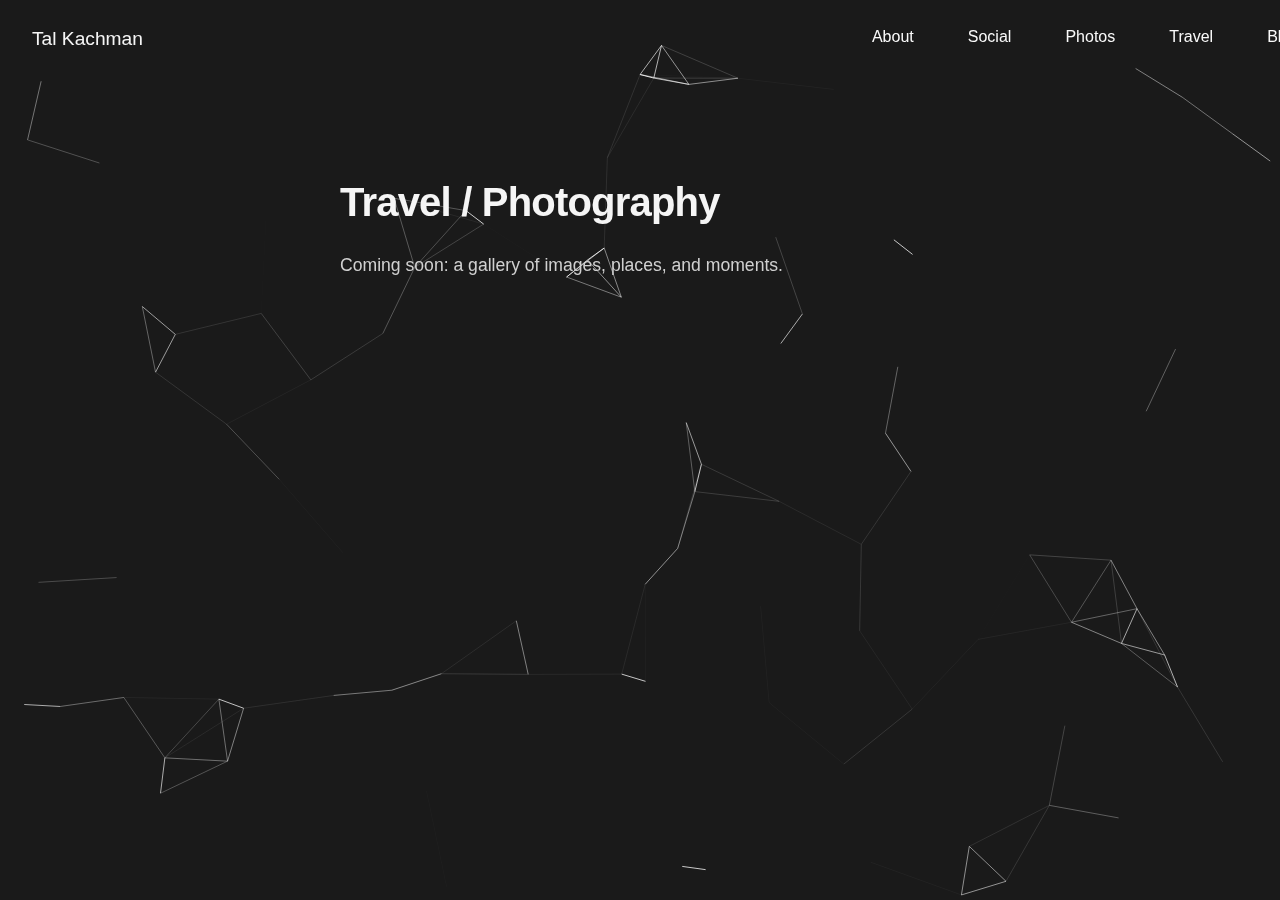
<file: travel.html>
<!DOCTYPE html>
<html>
<head>
  <title>Travel / Photography</title>
  <link rel="stylesheet" href="styles/style.css">
</head>
<body>
  <canvas id="bg"></canvas>
  <header>
    <div class="name">Tal Kachman</div>
    <nav>
      <a href="index.html">About</a>
      <a href="social.html">Social</a>
      <a href="photos.html">Photos</a>
      <a href="travel.html">Travel</a>
      <a href="blog.html">Blog</a>
    </nav>
  </header>
  <main>
    <h1>Travel / Photography</h1>
    <p>Coming soon: a gallery of images, places, and moments.</p>
  </main>
  <script src="scripts/network.js"></script>
</body>
</html>
</file>
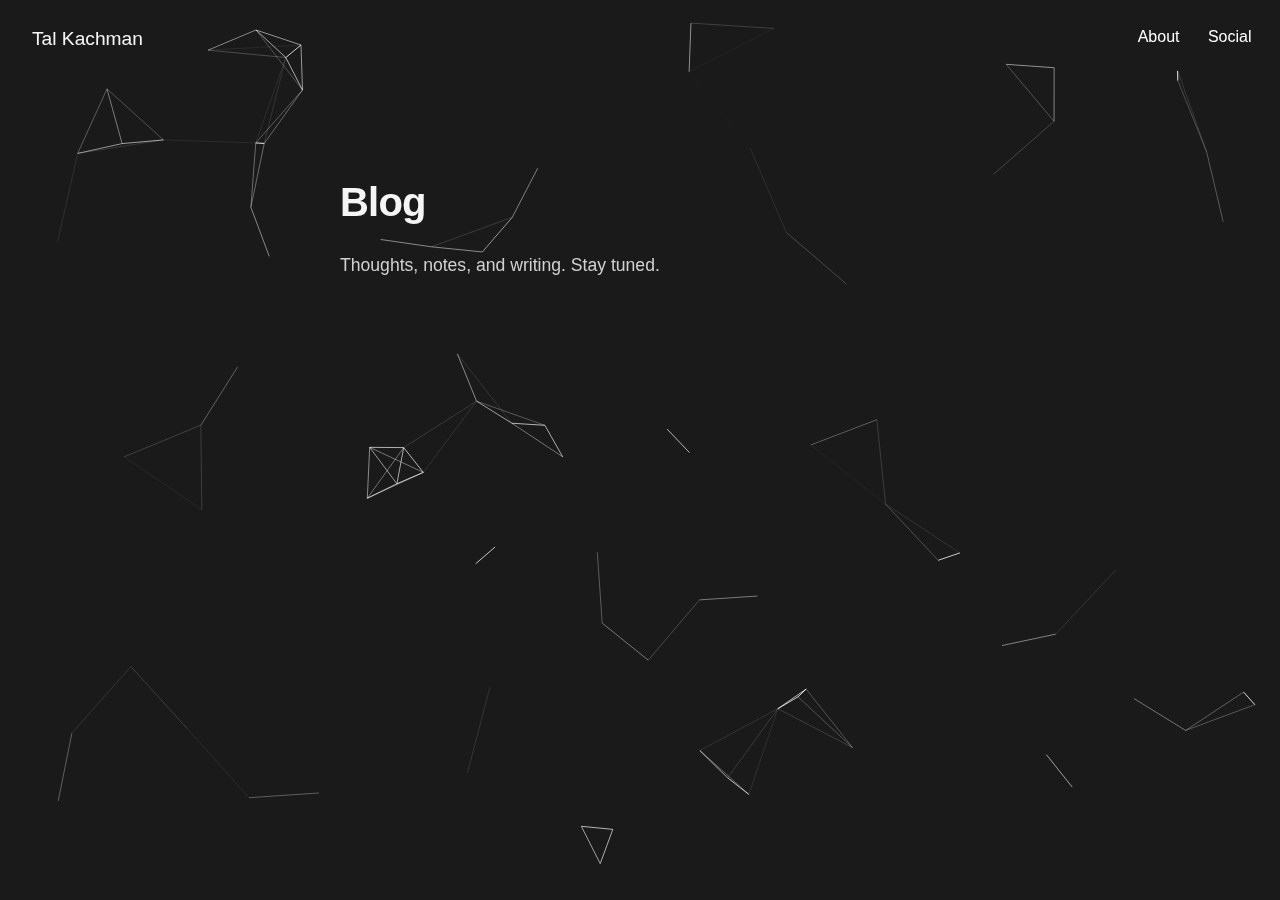
<file: my-personal-site-vibed/blog.html>
<!DOCTYPE html>
<html>
<head>
  <title>Blog</title>
  <link rel="stylesheet" href="styles/style.css">
</head>
<body>
  <canvas id="bg"></canvas>
  <header>
    <div class="name">Tal Kachman</div>
    <nav>
      <a href="index.html">About</a>
      <a href="social.html">Social</a>
      <!-- <a href="photos.html">Photos</a> -->
      <!-- <a href="travel.html">Travel</a> -->
      <a href="blog.html">Blog</a>
    </nav>
  </header>
  <main>
    <h1>Blog</h1>
    <p>Thoughts, notes, and writing. Stay tuned.</p>
  </main>
  <script src="scripts/network.js"></script>
</body>
</html>
</file>
<file: styles/style.css>
body, html {
  margin: 0;
  padding: 0;
  font-family: 'Inter', sans-serif;
  background-color: #1a1a1a;
  color: #f5f5f5;
  min-height: 100vh;
  line-height: 1.6;
  font-weight: 400;
}

/* CSS Custom Properties for Color Palette */
:root {
  --primary-bg: #1a1a1a;
  --secondary-bg: #242424;
  --accent-blue: #4a9eff;
  --accent-teal: #26d0ce;
  --accent-purple: #7c3aed;
  --warm-white: #fafafa;
  --soft-grey: #e0e0e0;
  --muted-grey: #b0b0b0;
  --subtle-grey: #808080;
  --border-color: rgba(74, 158, 255, 0.2);
  --highlight-bg: rgba(74, 158, 255, 0.08);
  --hover-bg: rgba(74, 158, 255, 0.12);
}

canvas#bg {
  position: fixed;
  top: 0;
  left: 0;
  z-index: 0;
}

header {
  position: relative;
  z-index: 1;
  display: flex;
  justify-content: space-between;
  align-items: flex-start;
  padding: 1.5rem 2rem;
  width: 100%;
}

.name {
  font-size: 1.2rem;
  font-weight: 500;
}

nav a {
  color: var(--warm-white);
  text-decoration: none;
  margin-left: 1.5rem;
  font-size: 1rem;
  transition: all 0.3s ease;
  padding: 0.5rem 0.8rem;
  border-radius: 6px;
  position: relative;
}

nav a:hover {
  color: var(--accent-blue);
  background-color: var(--highlight-bg);
  transform: translateY(-1px);
}

nav a:focus {
  outline: 2px solid var(--border-color);
  outline-offset: 2px;
  border-radius: 6px;
}

main {
  position: relative;
  z-index: 1;
  padding: 4rem 2rem;
  max-width: 600px;
  margin: 0 auto;
}

h1 {
  font-size: 2.5rem;
  font-weight: 700;
  margin-bottom: 1rem;
  letter-spacing: -0.02em;
}

h2 {
  font-size: 1.25rem;
  font-weight: 600;
  margin: 2rem 0 1rem 0;
  color: var(--accent-blue);
  position: relative;
}

h2::after {
  content: '';
  position: absolute;
  bottom: -4px;
  left: 0;
  width: 40px;
  height: 2px;
  background: linear-gradient(90deg, var(--accent-blue), var(--accent-teal));
  border-radius: 1px;
}

p {
  font-size: 1.1rem;
  margin-bottom: 1.5rem;
  color: #d0d0d0;
}

.title {
  font-size: 1.2rem;
  font-weight: 600;
  color: #e0e0e0;
  margin-bottom: 2rem;
}

.contact-info {
  margin-top: 3rem;
  padding: 1.5rem;
  background: var(--highlight-bg);
  border-radius: 12px;
  border-left: 3px solid var(--accent-blue);
  transition: all 0.3s ease;
}

.contact-info:hover {
  background: var(--hover-bg);
  transform: translateY(-2px);
  box-shadow: 0 8px 25px rgba(74, 158, 255, 0.1);
}

.contact-info p {
  margin-bottom: 0.5rem;
  font-size: 1rem;
}

.contact-info strong {
  color: #f5f5f5;
}

.contact-info a {
  color: var(--accent-blue);
  text-decoration: none;
  transition: all 0.3s ease;
  border-bottom: 1px solid transparent;
}

.contact-info a:hover {
  color: var(--accent-teal);
  border-bottom: 1px solid var(--accent-teal);
}

/* Research Page Styles */
.research-section {
  margin: 3rem 0;
}

.research-grid {
  display: grid;
  grid-template-columns: repeat(auto-fit, minmax(300px, 1fr));
  gap: 2rem;
  margin-top: 1.5rem;
}

.research-item {
  background: var(--highlight-bg);
  padding: 2rem;
  border-radius: 12px;
  border-left: 3px solid var(--accent-teal);
  transition: all 0.3s ease;
}

.research-item:hover {
  background: var(--hover-bg);
  transform: translateY(-3px);
  box-shadow: 0 10px 30px rgba(38, 208, 206, 0.1);
}

.research-item h3 {
  color: #f5f5f5;
  font-size: 1.2rem;
  margin-bottom: 1rem;
  font-weight: 600;
}

.research-item ul {
  list-style: none;
  padding: 0;
}

.research-item li {
  margin: 0.5rem 0;
  padding-left: 1rem;
  position: relative;
  color: #d0d0d0;
}

.research-item li::before {
  content: "→";
  position: absolute;
  left: 0;
  color: rgba(255, 255, 255, 0.4);
}

.publications, .patents {
  margin-top: 1.5rem;
}

.publication, .patent {
  background: var(--highlight-bg);
  padding: 1.5rem;
  margin: 1rem 0;
  border-radius: 8px;
  border-left: 2px solid var(--accent-purple);
  transition: all 0.3s ease;
}

.publication:hover, .patent:hover {
  background: var(--hover-bg);
  transform: translateY(-2px);
  box-shadow: 0 6px 20px rgba(124, 58, 237, 0.1);
}

.publication h3, .patent h3 {
  color: #f5f5f5;
  font-size: 1.1rem;
  margin-bottom: 0.5rem;
  font-weight: 500;
}

.publication-meta, .patent-meta {
  color: #a0a0a0;
  font-size: 0.9rem;
  font-style: italic;
  margin: 0;
}

.physics-research ul {
  list-style: none;
  padding: 0;
  columns: 2;
  column-gap: 2rem;
}

.physics-research li {
  margin: 0.5rem 0;
  padding-left: 1rem;
  position: relative;
  color: #d0d0d0;
  break-inside: avoid;
}

.physics-research li::before {
  content: "•";
  position: absolute;
  left: 0;
  color: rgba(255, 255, 255, 0.4);
}

/* Resources Page Styles */
.resources-section {
  margin: 3rem 0;
}

.book-grid, .course-list {
  display: grid;
  grid-template-columns: repeat(auto-fit, minmax(300px, 1fr));
  gap: 1.5rem;
  margin-top: 1.5rem;
}

.book-item, .course-item {
  background: rgba(255, 255, 255, 0.05);
  padding: 1.5rem;
  border-radius: 10px;
  border-left: 3px solid rgba(255, 255, 255, 0.2);
  transition: all 0.3s ease;
}

.book-item:hover, .course-item:hover {
  background: rgba(255, 255, 255, 0.08);
  transform: translateY(-2px);
}

.book-item h3, .course-item h3 {
  color: #f5f5f5;
  font-size: 1.1rem;
  margin-bottom: 0.5rem;
  font-weight: 600;
  line-height: 1.3;
}

.book-authors, .course-platform {
  color: #b0b0b0;
  font-size: 0.9rem;
  font-weight: 500;
  margin-bottom: 0.8rem;
}

.book-description, .course-description {
  color: #d0d0d0;
  font-size: 0.95rem;
  line-height: 1.4;
  margin: 0;
}

.prerequisites, .student-info {
  background: rgba(255, 255, 255, 0.05);
  padding: 2rem;
  border-radius: 12px;
  border-left: 3px solid rgba(255, 255, 255, 0.2);
  margin-top: 1.5rem;
}

.prerequisites p, .student-info p {
  color: #e0e0e0;
  margin-bottom: 1rem;
}

.prereq-list, .student-list {
  list-style: none;
  padding: 0;
}

.prereq-list li, .student-list li {
  margin: 0.8rem 0;
  padding-left: 1.5rem;
  position: relative;
  color: #d0d0d0;
}

.prereq-list li::before {
  content: "→";
  position: absolute;
  left: 0;
  color: rgba(255, 255, 255, 0.4);
  font-weight: bold;
}

.student-list li::before {
  content: "•";
  position: absolute;
  left: 0;
  color: rgba(255, 255, 255, 0.4);
  font-weight: bold;
}

.student-list strong {
  color: #f5f5f5;
}

/* Blog Page Styles */
.blog-placeholder {
  margin-top: 3rem;
}

.coming-soon {
  background: rgba(255, 255, 255, 0.05);
  padding: 2.5rem;
  border-radius: 12px;
  border-left: 3px solid rgba(255, 255, 255, 0.2);
  text-align: center;
}

.coming-soon h2 {
  color: #f5f5f5;
  margin-bottom: 1.5rem;
}

.blog-topics {
  list-style: none;
  padding: 0;
  text-align: left;
  max-width: 500px;
  margin: 2rem auto;
}

.blog-topics li {
  margin: 1rem 0;
  padding-left: 1.5rem;
  position: relative;
  color: #d0d0d0;
}

.blog-topics li::before {
  content: "▸";
  position: absolute;
  left: 0;
  color: rgba(255, 255, 255, 0.4);
  font-weight: bold;
}

.blog-note {
  color: #b0b0b0;
  font-style: italic;
  margin-top: 2rem;
}

/* FAQ Page Styles */
.faq-section {
  margin: 3rem 0;
}

.book-list {
  margin-top: 1.5rem;
}

.teaching-info {
  background: rgba(255, 255, 255, 0.05);
  padding: 2rem;
  border-radius: 12px;
  border-left: 3px solid rgba(255, 255, 255, 0.2);
  margin-top: 1.5rem;
}

.teaching-info p {
  margin-bottom: 1rem;
  color: #d0d0d0;
}

/* Prospective Students Page Styles */
.student-content {
  max-width: 800px;
}

.student-content p {
  margin-bottom: 1.5rem;
  line-height: 1.6;
}

.student-content a {
  color: #ffffff;
  text-decoration: underline;
  transition: opacity 0.3s ease;
}

.student-content a:hover {
  opacity: 0.8;
}

.requirements-section {
  background: rgba(255, 255, 255, 0.05);
  padding: 2rem;
  border-radius: 12px;
  border-left: 3px solid rgba(255, 255, 255, 0.2);
  margin-top: 2rem;
}

.requirements-section h2 {
  color: #f5f5f5;
  margin-bottom: 1.5rem;
}

.student-requirements {
  list-style: decimal;
  padding-left: 2rem;
  color: #d0d0d0;
}

.student-requirements li {
  margin: 1rem 0;
  line-height: 1.5;
}

/* Publications Page Styles */
.publications-section {
  margin: 3rem 0;
}

.publication-item {
  display: flex;
  gap: 2rem;
  background: var(--highlight-bg);
  padding: 2rem;
  margin: 2rem 0;
  border-radius: 12px;
  border-left: 3px solid var(--accent-blue);
  transition: all 0.3s ease;
}

.publication-item:hover {
  background: var(--hover-bg);
  transform: translateY(-3px);
  box-shadow: 0 12px 35px rgba(74, 158, 255, 0.15);
}

.publication-figure {
  flex-shrink: 0;
  width: 150px;
  height: 100px;
}

.figure-placeholder {
  width: 100%;
  height: 100%;
  background: rgba(255, 255, 255, 0.1);
  border: 2px dashed rgba(255, 255, 255, 0.3);
  border-radius: 8px;
  display: flex;
  align-items: center;
  justify-content: center;
  color: rgba(255, 255, 255, 0.5);
  font-size: 0.9rem;
}

.pub-figure-img {
  width: 100%;
  height: 100%;
  object-fit: cover;
  border-radius: 8px;
  transition: all 0.3s ease;
  filter: brightness(0.9) contrast(1.1);
}

.pub-figure-img:hover {
  filter: brightness(1) contrast(1.2);
  transform: scale(1.02);
}

.publication-details {
  flex: 1;
}

.publication-details h3 {
  color: #f5f5f5;
  font-size: 1.2rem;
  margin-bottom: 0.8rem;
  font-weight: 600;
}

.authors {
  color: #b0b0b0;
  font-size: 0.95rem;
  margin-bottom: 0.5rem;
}

.authors strong {
  color: #e0e0e0;
}

.venue {
  color: #a0a0a0;
  font-size: 0.9rem;
  font-style: italic;
  margin-bottom: 0.8rem;
}

.abstract {
  color: #d0d0d0;
  font-size: 0.95rem;
  line-height: 1.4;
  margin: 0;
}

.patent-list {
  margin-top: 1.5rem;
}

.patent-item {
  background: rgba(255, 255, 255, 0.03);
  padding: 1.5rem;
  margin: 1rem 0;
  border-radius: 8px;
  border-left: 2px solid rgba(255, 255, 255, 0.15);
}

.patent-item h3 {
  color: #f5f5f5;
  font-size: 1.1rem;
  margin-bottom: 0.5rem;
  font-weight: 500;
}

.patent-details {
  color: #d0d0d0;
  font-size: 0.95rem;
  margin: 0;
}

/* Responsive design for publications */
@media (max-width: 768px) {
  .publication-item {
    flex-direction: column;
    gap: 1rem;
  }
  
  .publication-figure {
    width: 100%;
    height: 120px;
  }
}

.social-icons {
  list-style: none;
  padding: 0;
}

.social-icons li {
  margin: 0.75rem 0;
  font-size: 1.1rem;
}

.social-icons a {
  color: var(--warm-white);
  text-decoration: none;
  display: flex;
  align-items: center;
  transition: all 0.3s ease;
  padding: 0.75rem;
  border-radius: 8px;
  border: 1px solid transparent;
}

.social-icons a:hover {
  color: var(--accent-blue);
  background-color: var(--highlight-bg);
  border-color: var(--border-color);
  transform: translateX(8px);
}

.social-icon {
  width: 1.2rem;
  height: 1.2rem;
  margin-right: 0.75rem;
  filter: invert(1);
  transition: filter 0.3s ease;
}

.social-icons a:hover .social-icon {
  filter: invert(0.8);
}

/* Photo Gallery Styles */
.gallery-filters {
  display: flex;
  gap: 0.5rem;
  margin: 2rem 0 1.5rem 0;
  flex-wrap: wrap;
}

.filter-btn {
  background: rgba(255, 255, 255, 0.1);
  border: 1px solid rgba(255, 255, 255, 0.2);
  color: #d0d0d0;
  padding: 0.5rem 1rem;
  border-radius: 20px;
  cursor: pointer;
  transition: all 0.3s ease;
  font-size: 0.9rem;
}

.filter-btn:hover {
  background: rgba(255, 255, 255, 0.15);
  border-color: rgba(255, 255, 255, 0.3);
}

.filter-btn.active {
  background: rgba(255, 255, 255, 0.2);
  border-color: rgba(255, 255, 255, 0.4);
  color: #f5f5f5;
}

.gallery-grid {
  display: grid;
  grid-template-columns: repeat(auto-fit, minmax(280px, 1fr));
  gap: 1.5rem;
  margin-top: 2rem;
}

.gallery-item {
  position: relative;
  aspect-ratio: 4/3;
  overflow: hidden;
  border-radius: 12px;
  cursor: pointer;
  transition: all 0.4s ease;
  background: rgba(255, 255, 255, 0.05);
}

.gallery-item:hover {
  transform: translateY(-4px);
  box-shadow: 0 8px 25px rgba(0, 0, 0, 0.3);
}

.gallery-image {
  width: 100%;
  height: 100%;
  object-fit: cover;
  transition: all 0.4s ease;
}

.gallery-image.lazy-load {
  opacity: 0;
  transform: scale(1.1);
}

.gallery-image:not(.lazy-load) {
  opacity: 1;
  transform: scale(1);
}

.gallery-overlay {
  position: absolute;
  bottom: 0;
  left: 0;
  right: 0;
  background: linear-gradient(transparent, rgba(0, 0, 0, 0.9));
  color: white;
  padding: 1.5rem;
  transform: translateY(100%);
  transition: transform 0.4s ease;
}

.gallery-item:hover .gallery-overlay {
  transform: translateY(0);
}

.gallery-caption h3 {
  font-size: 1.1rem;
  font-weight: 600;
  margin: 0 0 0.3rem 0;
  color: #f5f5f5;
}

.gallery-caption p {
  font-size: 0.85rem;
  color: #c0c0c0;
  margin: 0;
}

/* Lightbox Styles */
.lightbox {
  position: fixed;
  top: 0;
  left: 0;
  width: 100%;
  height: 100%;
  background: rgba(0, 0, 0, 0.95);
  display: flex;
  align-items: center;
  justify-content: center;
  z-index: 1000;
  opacity: 0;
  visibility: hidden;
  transition: all 0.3s ease;
}

.lightbox.active {
  opacity: 1;
  visibility: visible;
}

.lightbox-content {
  position: relative;
  max-width: 90vw;
  max-height: 90vh;
  display: flex;
  align-items: center;
  justify-content: center;
  flex-direction: column;
}

.lightbox-image-container {
  position: relative;
  max-width: 100%;
  max-height: 70vh;
  margin-bottom: 1.5rem;
}

.lightbox-image {
  max-width: 100%;
  max-height: 100%;
  object-fit: contain;
  border-radius: 8px;
}

.lightbox-info {
  text-align: center;
  max-width: 500px;
  color: #f5f5f5;
}

.lightbox-title {
  font-size: 1.5rem;
  font-weight: 600;
  margin: 0 0 0.5rem 0;
  color: #ffffff;
}

.lightbox-meta {
  display: flex;
  gap: 1rem;
  justify-content: center;
  font-size: 0.9rem;
  color: #c0c0c0;
  margin-bottom: 1rem;
}

.lightbox-description {
  font-size: 1rem;
  line-height: 1.5;
  color: #d0d0d0;
  margin: 0;
}

.lightbox-close {
  position: absolute;
  top: -50px;
  right: -50px;
  background: rgba(255, 255, 255, 0.1);
  border: none;
  color: white;
  font-size: 2rem;
  width: 40px;
  height: 40px;
  border-radius: 50%;
  cursor: pointer;
  transition: background 0.3s ease;
}

.lightbox-close:hover {
  background: rgba(255, 255, 255, 0.2);
}

.lightbox-prev,
.lightbox-next {
  position: absolute;
  top: 50%;
  transform: translateY(-50%);
  background: rgba(255, 255, 255, 0.1);
  border: none;
  color: white;
  font-size: 2rem;
  width: 50px;
  height: 50px;
  border-radius: 50%;
  cursor: pointer;
  transition: all 0.3s ease;
}

.lightbox-prev {
  left: -70px;
}

.lightbox-next {
  right: -70px;
}

.lightbox-prev:hover,
.lightbox-next:hover {
  background: rgba(255, 255, 255, 0.2);
  transform: translateY(-50%) scale(1.1);
}

/* Responsive adjustments */
@media (max-width: 768px) {
  .gallery-grid {
    grid-template-columns: repeat(auto-fit, minmax(250px, 1fr));
    gap: 1rem;
  }
  
  main {
    padding: 2rem 1rem;
    max-width: 100%;
  }
  
  h1 {
    font-size: 2rem;
  }
  
  header {
    padding: 1rem 1.5rem;
  }
  
  nav a {
    margin-left: 1rem;
    font-size: 0.9rem;
  }
}

/* Subtle animations */
main {
  animation: fadeInUp 0.8s ease-out;
}

@keyframes fadeInUp {
  from {
    opacity: 0;
    transform: translateY(20px);
  }
  to {
    opacity: 1;
    transform: translateY(0);
  }
}

/* Subtle text selection styling */
::selection {
  background: rgba(255, 255, 255, 0.2);
}

/* Improved focus states */
nav a:focus {
  outline: 2px solid rgba(255, 255, 255, 0.3);
  outline-offset: 4px;
  border-radius: 2px;
}
</file>
<file: my-personal-site-vibed/styles/style.css>
body, html {
  margin: 0;
  padding: 0;
  font-family: 'Inter', sans-serif;
  background-color: #1a1a1a;
  color: #f5f5f5;
  height: 100%;
  overflow: hidden;
  line-height: 1.6;
  font-weight: 400;
}

canvas#bg {
  position: fixed;
  top: 0;
  left: 0;
  z-index: 0;
}

header {
  position: relative;
  z-index: 1;
  display: flex;
  justify-content: space-between;
  align-items: flex-start;
  padding: 1.5rem 2rem;
  width: 100%;
}

.name {
  font-size: 1.2rem;
  font-weight: 500;
}

nav a {
  color: white;
  text-decoration: none;
  margin-left: 1.5rem;
  font-size: 1rem;
  transition: opacity 0.2s ease;
}

nav a:hover {
  opacity: 0.8;
  text-decoration: underline;
}

main {
  position: relative;
  z-index: 1;
  padding: 4rem 2rem;
  max-width: 600px;
  margin: 0 auto;
}

h1 {
  font-size: 2.5rem;
  font-weight: 700;
  margin-bottom: 1rem;
  letter-spacing: -0.02em;
}

h2 {
  font-size: 1.25rem;
  font-weight: 600;
  margin: 2rem 0 1rem 0;
  color: #e0e0e0;
}

p {
  font-size: 1.1rem;
  margin-bottom: 1.5rem;
  color: #d0d0d0;
}

.social-icons {
  list-style: none;
  padding: 0;
}

.social-icons li {
  margin: 0.75rem 0;
  font-size: 1.1rem;
}

.social-icons a {
  color: white;
  text-decoration: none;
  display: flex;
  align-items: center;
  transition: opacity 0.3s ease;
}

.social-icons a:hover {
  opacity: 0.8;
}

.social-icon {
  width: 1.2rem;
  height: 1.2rem;
  margin-right: 0.75rem;
  filter: invert(1);
  transition: filter 0.3s ease;
}

.social-icons a:hover .social-icon {
  filter: invert(0.8);
}

/* Photo Gallery Styles */
.gallery-filters {
  display: flex;
  gap: 0.5rem;
  margin: 2rem 0 1.5rem 0;
  flex-wrap: wrap;
}

.filter-btn {
  background: rgba(255, 255, 255, 0.1);
  border: 1px solid rgba(255, 255, 255, 0.2);
  color: #d0d0d0;
  padding: 0.5rem 1rem;
  border-radius: 20px;
  cursor: pointer;
  transition: all 0.3s ease;
  font-size: 0.9rem;
}

.filter-btn:hover {
  background: rgba(255, 255, 255, 0.15);
  border-color: rgba(255, 255, 255, 0.3);
}

.filter-btn.active {
  background: rgba(255, 255, 255, 0.2);
  border-color: rgba(255, 255, 255, 0.4);
  color: #f5f5f5;
}

.gallery-grid {
  display: grid;
  grid-template-columns: repeat(auto-fit, minmax(280px, 1fr));
  gap: 1.5rem;
  margin-top: 2rem;
}

.gallery-item {
  position: relative;
  aspect-ratio: 4/3;
  overflow: hidden;
  border-radius: 12px;
  cursor: pointer;
  transition: all 0.4s ease;
  background: rgba(255, 255, 255, 0.05);
}

.gallery-item:hover {
  transform: translateY(-4px);
  box-shadow: 0 8px 25px rgba(0, 0, 0, 0.3);
}

.gallery-image {
  width: 100%;
  height: 100%;
  object-fit: cover;
  transition: all 0.4s ease;
}

.gallery-image.lazy-load {
  opacity: 0;
  transform: scale(1.1);
}

.gallery-image:not(.lazy-load) {
  opacity: 1;
  transform: scale(1);
}

.gallery-overlay {
  position: absolute;
  bottom: 0;
  left: 0;
  right: 0;
  background: linear-gradient(transparent, rgba(0, 0, 0, 0.9));
  color: white;
  padding: 1.5rem;
  transform: translateY(100%);
  transition: transform 0.4s ease;
}

.gallery-item:hover .gallery-overlay {
  transform: translateY(0);
}

.gallery-caption h3 {
  font-size: 1.1rem;
  font-weight: 600;
  margin: 0 0 0.3rem 0;
  color: #f5f5f5;
}

.gallery-caption p {
  font-size: 0.85rem;
  color: #c0c0c0;
  margin: 0;
}

/* Lightbox Styles */
.lightbox {
  position: fixed;
  top: 0;
  left: 0;
  width: 100%;
  height: 100%;
  background: rgba(0, 0, 0, 0.95);
  display: flex;
  align-items: center;
  justify-content: center;
  z-index: 1000;
  opacity: 0;
  visibility: hidden;
  transition: all 0.3s ease;
}

.lightbox.active {
  opacity: 1;
  visibility: visible;
}

.lightbox-content {
  position: relative;
  max-width: 90vw;
  max-height: 90vh;
  display: flex;
  align-items: center;
  justify-content: center;
  flex-direction: column;
}

.lightbox-image-container {
  position: relative;
  max-width: 100%;
  max-height: 70vh;
  margin-bottom: 1.5rem;
}

.lightbox-image {
  max-width: 100%;
  max-height: 100%;
  object-fit: contain;
  border-radius: 8px;
}

.lightbox-info {
  text-align: center;
  max-width: 500px;
  color: #f5f5f5;
}

.lightbox-title {
  font-size: 1.5rem;
  font-weight: 600;
  margin: 0 0 0.5rem 0;
  color: #ffffff;
}

.lightbox-meta {
  display: flex;
  gap: 1rem;
  justify-content: center;
  font-size: 0.9rem;
  color: #c0c0c0;
  margin-bottom: 1rem;
}

.lightbox-description {
  font-size: 1rem;
  line-height: 1.5;
  color: #d0d0d0;
  margin: 0;
}

.lightbox-close {
  position: absolute;
  top: -50px;
  right: -50px;
  background: rgba(255, 255, 255, 0.1);
  border: none;
  color: white;
  font-size: 2rem;
  width: 40px;
  height: 40px;
  border-radius: 50%;
  cursor: pointer;
  transition: background 0.3s ease;
}

.lightbox-close:hover {
  background: rgba(255, 255, 255, 0.2);
}

.lightbox-prev,
.lightbox-next {
  position: absolute;
  top: 50%;
  transform: translateY(-50%);
  background: rgba(255, 255, 255, 0.1);
  border: none;
  color: white;
  font-size: 2rem;
  width: 50px;
  height: 50px;
  border-radius: 50%;
  cursor: pointer;
  transition: all 0.3s ease;
}

.lightbox-prev {
  left: -70px;
}

.lightbox-next {
  right: -70px;
}

.lightbox-prev:hover,
.lightbox-next:hover {
  background: rgba(255, 255, 255, 0.2);
  transform: translateY(-50%) scale(1.1);
}

/* Responsive adjustments */
@media (max-width: 768px) {
  .gallery-grid {
    grid-template-columns: repeat(auto-fit, minmax(250px, 1fr));
    gap: 1rem;
  }
  
  main {
    padding: 2rem 1rem;
    max-width: 100%;
  }
  
  h1 {
    font-size: 2rem;
  }
  
  header {
    padding: 1rem 1.5rem;
  }
  
  nav a {
    margin-left: 1rem;
    font-size: 0.9rem;
  }
}

/* Subtle animations */
main {
  animation: fadeInUp 0.8s ease-out;
}

@keyframes fadeInUp {
  from {
    opacity: 0;
    transform: translateY(20px);
  }
  to {
    opacity: 1;
    transform: translateY(0);
  }
}

/* Subtle text selection styling */
::selection {
  background: rgba(255, 255, 255, 0.2);
}

/* Improved focus states */
nav a:focus {
  outline: 2px solid rgba(255, 255, 255, 0.3);
  outline-offset: 4px;
  border-radius: 2px;
}
</file>
